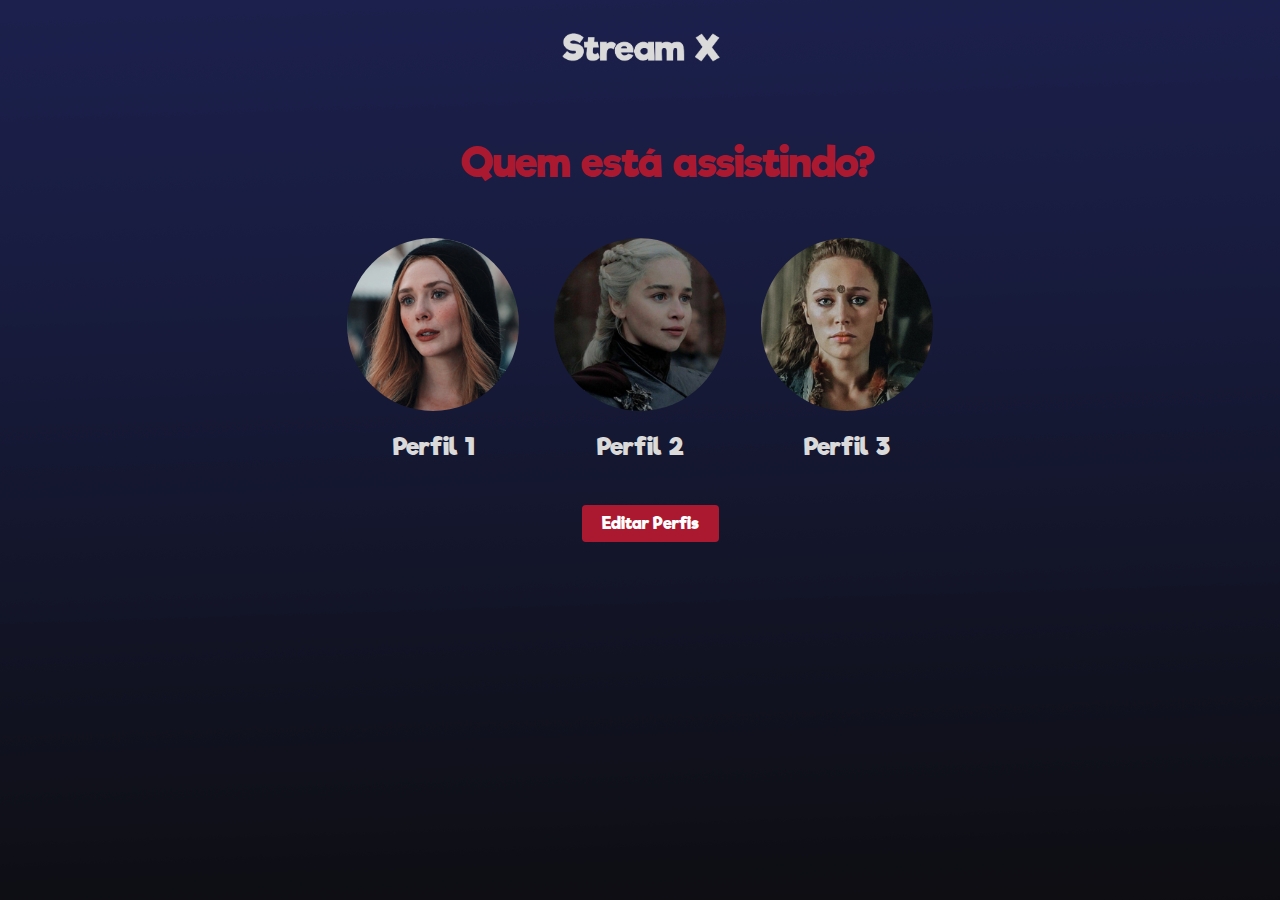
<file: index.html>
<!DOCTYPE html>
<html>
<head>
    <title>Quem está assistindo?</title>
    <meta charset="utf-8">
    <link rel="stylesheet" href="css/style.css" type="text/css">
	<link rel="stylesheet" href="css/style3.css" type="text/css"> <!-- editar perfis -->
    <meta name="viewport" content="width=device-width, initial-scale=1.0">
    <link rel="icon" href="img/favicon.png">
    
</head>
<body class="body">
    <div class="logo">
        <img src="img/logo.png" alt="Logo Netflix">
    </div>
    <div class="titulo">
        <p>Quem está assistindo?</p>
    </div>

    <div class="perfil">
        <div class="perfil-item">
           <a href="profile1.html"> <img src="img/perfil1.png" alt="Perfil 1">
            <p id="nome-perfil-1">Perfil 1</p></a>
        </div>
        <div class="perfil-item">
          <a href="profile2.html">  <img src="img/perfil2.png" alt="Perfil 2">
            <p id="nome-perfil-2">Perfil 2</p></a>
        </div>
        <div class="perfil-item">
           <a href="profile3.html"> <img src="img/perfil3.png" alt="Perfil 3">
            <p id="nome-perfil-3">Perfil 3</p></a>
        </div>
    </div>

     
    <button onclick="abrirPopup()">Editar Perfis</button>

     
    <div class="popup" id="popup-editar">
	 <button class="fechar-popup" onclick="fecharPopup()">X</button>
        <div class="popup-content">
		 
            <h2>Editar Perfis</h2>
            <form id="formEditarPerfis">
                <label for="novo-nome-perfil-1">Nome:</label>
                <input type="text" id="novo-nome-perfil-1" required>
                <label for="novo-nome-perfil-2">Nome:</label>
                <input type="text" id="novo-nome-perfil-2" required>
                <label for="novo-nome-perfil-3">Nome:</label>
                <input type="text" id="novo-nome-perfil-3" required>
            </form>
			 <button onclick="fecharPopup()">Cancelar</button>
            <button onclick="salvarPerfis()">Salvar</button>
            
        </div>
    </div>

       <script>
         
        function abrirPopup() {
            const nomePerfil1 = document.getElementById("nome-perfil-1").innerText;
            const nomePerfil2 = document.getElementById("nome-perfil-2").innerText;
            const nomePerfil3 = document.getElementById("nome-perfil-3").innerText;

            document.getElementById("novo-nome-perfil-1").value = nomePerfil1;
            document.getElementById("novo-nome-perfil-2").value = nomePerfil2;
            document.getElementById("novo-nome-perfil-3").value = nomePerfil3;

            document.getElementById("popup-editar").style.display = "block";
        }

        
        function fecharPopup() {
            document.getElementById("popup-editar").style.display = "none";
        }

        function editarPerfis() {
            const popupEditarPerfis = document.getElementById("popupEditarPerfis");
            popupEditarPerfis.style.display = "block";
        }

        function fecharPopupEditarPerfis() {
            const popupEditarPerfis = document.getElementById("popupEditarPerfis");
            popupEditarPerfis.style.display = "none";
        }

        function salvarPerfis() {
            const formEditarPerfis = document.getElementById("formEditarPerfis");
            const perfil1Value = formEditarPerfis["novo-nome-perfil-1"].value;
            const perfil2Value = formEditarPerfis["novo-nome-perfil-2"].value;
            const perfil3Value = formEditarPerfis["novo-nome-perfil-3"].value;

             
            localStorage.setItem('perfil1', perfil1Value);
            localStorage.setItem('perfil2', perfil2Value);
            localStorage.setItem('perfil3', perfil3Value);

            
			
            document.getElementById('nome-perfil-1').innerText = perfil1Value;
            document.getElementById('nome-perfil-2').innerText = perfil2Value;
            document.getElementById('nome-perfil-3').innerText = perfil3Value;

            fecharPopup();  
        }

         
        //  atualizar os nomes dos perfis nos links do menu na outra pag 
    window.onload = function () {
        const perfil1Value = localStorage.getItem('perfil1');
        const perfil2Value = localStorage.getItem('perfil2');
        const perfil3Value = localStorage.getItem('perfil3');

        document.getElementById('nome-perfil-1').innerText = perfil1Value || 'Perfil 1';
        document.getElementById('nome-perfil-2').innerText = perfil2Value || 'Perfil 2';
        document.getElementById('nome-perfil-3').innerText = perfil3Value || 'Perfil 3';

        // Atualizar os nomes dos perfis no profile1.html 
        const nomePerfil1Perfil1 = document.getElementById("nome-perfil-1");
        if (nomePerfil1Perfil1) {
            nomePerfil1Perfil1.innerText = perfil1Value || 'Perfil 1';
        }

        const nomePerfil2Perfil1 = document.getElementById("nome-perfil-2");
        if (nomePerfil2Perfil1) {
            nomePerfil2Perfil1.innerText = perfil2Value || 'Perfil 2';
        }

        const nomePerfil3Perfil1 = document.getElementById("nome-perfil-3");
        if (nomePerfil3Perfil1) {
            nomePerfil3Perfil1.innerText = perfil3Value || 'Perfil 3';
        }
    };
 
    </script>
	
	<script>
    // Atualizar os nomes dos perfis no profile2.html 
    const nomePerfil1Perfil2 = document.getElementById("nome-perfil-1");
    if (nomePerfil1Perfil2) {
        nomePerfil1Perfil2.innerText = perfil1Value || 'Perfil 1';
    }

    const nomePerfil2Perfil2 = document.getElementById("nome-perfil-2");
    if (nomePerfil2Perfil2) {
        nomePerfil2Perfil2.innerText = perfil2Value || 'Perfil 2';
    }

    const nomePerfil3Perfil2 = document.getElementById("nome-perfil-3");
    if (nomePerfil3Perfil2) {
        nomePerfil3Perfil2.innerText = perfil3Value || 'Perfil 3';
    }
</script>

<script>
    // Atualizar os nomes dos perfis no profile3.html
    const nomePerfil1Perfil3 = document.getElementById("nome-perfil-1");
    if (nomePerfil1Perfil3) {
        nomePerfil1Perfil3.innerText = perfil1Value || 'Perfil 1';
    }

    const nomePerfil2Perfil3 = document.getElementById("nome-perfil-2");
    if (nomePerfil2Perfil3) {
        nomePerfil2Perfil3.innerText = perfil2Value || 'Perfil 2';
    }

    const nomePerfil3Perfil3 = document.getElementById("nome-perfil-3");
    if (nomePerfil3Perfil3) {
        nomePerfil3Perfil3.innerText = perfil3Value || 'Perfil 3';
    }
</script>
	
 
	
	
	</body>
<footer>
</footer>
</html>
</file>
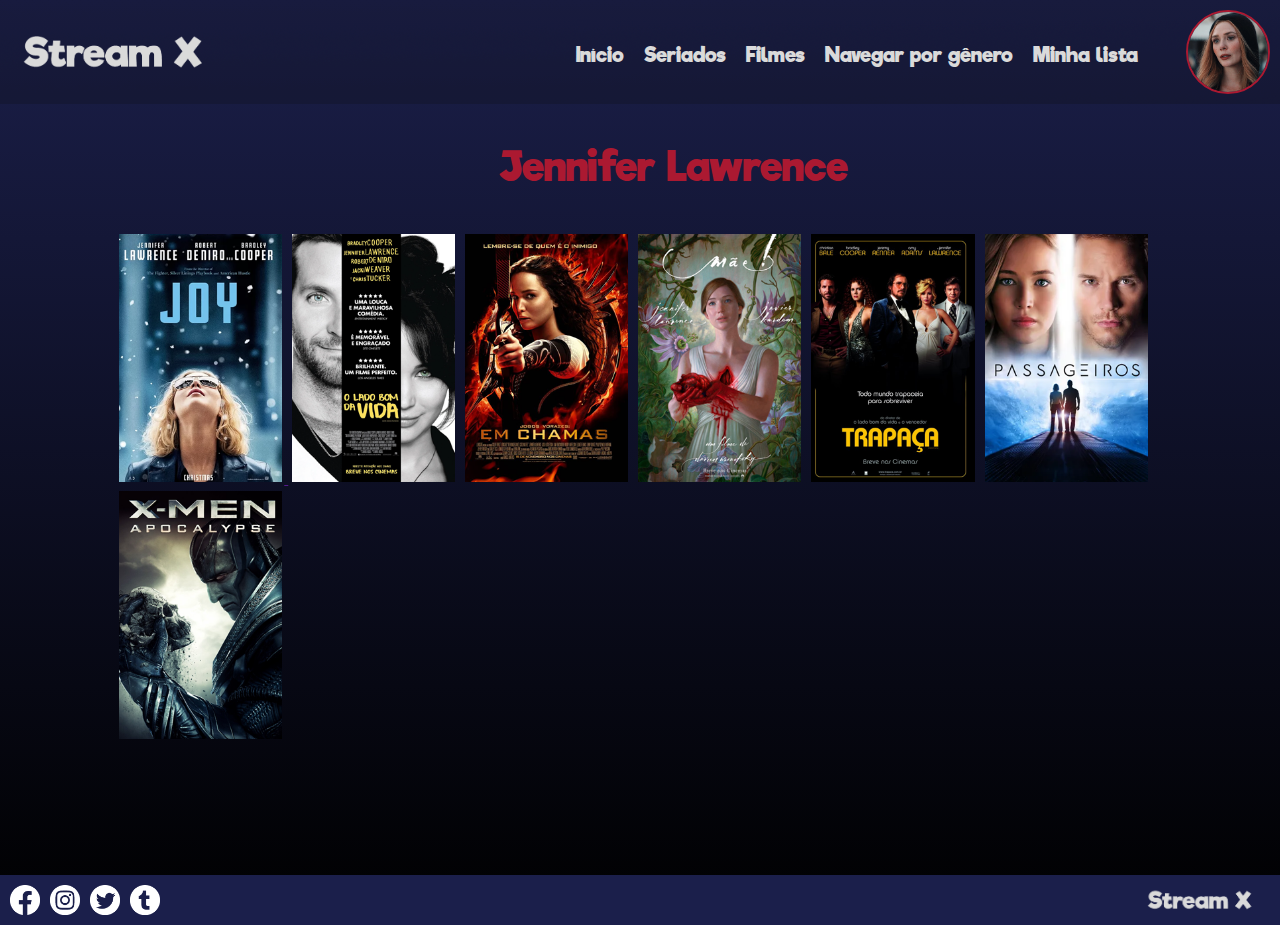
<file: collection.html>
<html>

		<head>
			<title> Stream X </title>
			<meta charset="utf-8" />
			<link rel="stylesheet" href="css/style.css" type="text/css" />
			 
			<link rel="stylesheet" href="css/style4.css" type="text/css" /> <!-- pag dos artistas -->
			<meta name="viewport" content="width=device-width, initial-scale=1.0">
				 
			 
			<link rel="icon" href="img/favicon.png">
			<script src="js/script.js"></script>
			<script src="js/js.js"></script>
			<!--<script src="js/scripts.js"></script> -->
			
		</head>
 
		
		<body class="body1">
		 <header class="header">
				<div class="logo1">
			 <a href="index.html"><img src="img/logologo.png" /> </a>
	
				</div>
		 <div class="hamburguer-menu">
  <div class="hamburguer-icon">&#9776;</div>

				
				<nav>
			  <ul class="menu">
				<li><a href="index.html">Início</a></li>
				<li><a href="seriados.html">Seriados</a></li>
				<li><a href="filmes.html">Filmes</a></li>
				<li><a href="genero.html">Navegar por gênero</a></li>
				<li><a href="minhalista.html">Minha lista</a></li>
			  </ul>
			</nav>	</div>
			
			
			<script>
  const hamburguerMenu = document.querySelector('.hamburguer-menu');
  const hamburguerIcon = document.querySelector('.hamburguer-icon');

  hamburguerIcon.addEventListener('click', function () {
    hamburguerMenu.classList.toggle('active');
  });
</script>
			
			<div class="perfil1-wrapper">
      <div class="perfil1">
        <a href="#"> <img src="img/perfil1.png" alt="Perfil" onclick="toggleMenu()"> </a>
      </div>

     <div class="menu-perfil" id="menuPerfil">
    <ul>
        <li><a href="profile2.html"> <img src="img/perfil2.png" /> <div id="perfil2-link" class="perfil-1"></div></a></li>
        <li><a href="profile3.html"> <img src="img/perfil3.png" /> <div id="perfil3-link" class="perfil-1 "> <!--class="perfil-1-1" --></div></a></li>
      
    </ul>
</div>
    </div>
	 </header>
	 
 	<div class="titulocolletion"> Jennifer Lawrence </div>
	<div class="filmescolletion1">
	<div class="filmescolletion">
	
	<a href=""><img src="img/joy.png" alt="" /> </a>
	<a href=""><img src="img/oladobomdavida.png" alt="" /></a>
	<a href=""><img src="img/jogosvorazes.png" alt="" /></a>
	<a href=""><img src="img/mae.png" alt="" /></a>
	<a href=""><img src="img/trapaca.png" alt="" /></a>
	<a href=""><img src="img/passageiros.png" alt="" /></a>
	<a href=""><img src="img/xmenapocalypse.png" alt="" /></a>
	
	
	</div></div>
	
	
	
	</body>
	
	
	
		<footer class="footercollection">
		
		
		<a href=""><img src="img/redessociais/facebook.png" /> </a>
		<a href=""><img src="img/redessociais/instagram.png" /></a>
		<a href=""><img src="img/redessociais/twitter.png" /></a>
		<a href=""><img src="img/redessociais/tumblr.png" /></a>
		
		
		<div class="footerlogo">
		
		<a href="index.html"><img src="img/logo.png" /></a>
		</div>
		
		</footer>
	
	 <script>
        //  carregar os perfis do localStorage quando a página é carregada
        window.onload = function () {
            const perfil2Value = localStorage.getItem('perfil2');
            const perfil3Value = localStorage.getItem('perfil3');

            document.getElementById('perfil2-link').innerText = perfil2Value || 'Perfil 2';
            document.getElementById('perfil3-link').innerText = perfil3Value || 'Perfil 3';
        };
    </script>
	
	</html>
</file>
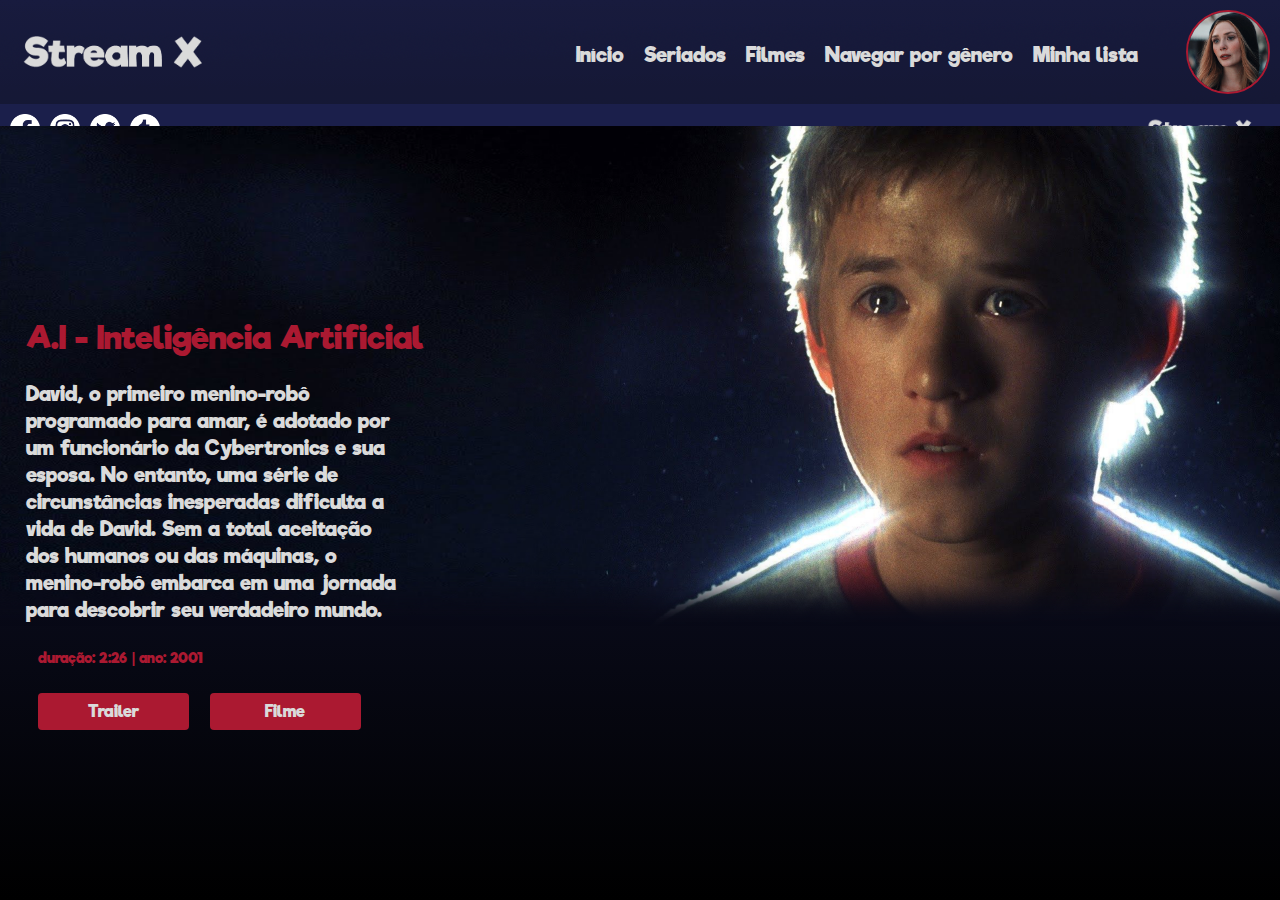
<file: inteligenciaartificial.html>
<html>

		<head>
			<title> Stream X </title>
			<meta charset="utf-8" />
			<link rel="stylesheet" href="css/style.css" type="text/css" />
			 
			<link rel="stylesheet" href="css/style5.css" type="text/css" /> <!-- pag filmes qnd clica em um filme-->
			<meta name="viewport" content="width=device-width, initial-scale=1.0">
				 
			 
			<link rel="icon" href="img/favicon.png">
			<script src="js/script.js"></script>
			<script src="js/js.js"></script>
			<!--<script src="js/scripts.js"></script> -->
			
		</head>
 
		
		<body class="body1">
		 <header class="header">
				<div class="logo1">
			 <a href="index.html"><img src="img/logologo.png" /> </a>
	
				</div>
		 <div class="hamburguer-menu">
  <div class="hamburguer-icon">&#9776;</div>

				
				<nav>
			  <ul class="menu">
				<li><a href="index.html">Início</a></li>
				<li><a href="seriados.html">Seriados</a></li>
				<li><a href="filmes.html">Filmes</a></li>
				<li><a href="genero.html">Navegar por gênero</a></li>
				<li><a href="minhalista.html">Minha lista</a></li>
			  </ul>
			</nav>	</div>
			
			
			<script>
  const hamburguerMenu = document.querySelector('.hamburguer-menu');
  const hamburguerIcon = document.querySelector('.hamburguer-icon');

  hamburguerIcon.addEventListener('click', function () {
    hamburguerMenu.classList.toggle('active');
  });
</script>
			
			<div class="perfil1-wrapper">
      <div class="perfil1">
        <a href="#"> <img src="img/perfil1.png" alt="Perfil" onclick="toggleMenu()"> </a>
      </div>

     <div class="menu-perfil" id="menuPerfil">
    <ul>
        <li><a href="profile2.html"> <img src="img/perfil2.png" /> <div id="perfil2-link" class="perfil-1"></div></a></li>
        <li><a href="profile3.html"> <img src="img/perfil3.png" /> <div id="perfil3-link" class="perfil-1 "> <!--class="perfil-1-1" --></div></a></li>
      
    </ul>
</div>
    </div>
	 </header>
	 
	 
	 
	 <div class="background-filme"> <div id="banner" class="dispositivo-grande">
	 <img src="img/inteligenciaartificialbackground.png" />
	 
	 </div></div>
	 
	 <div class="background-filme"> <div id="banner" class="dispositivo-pequeno">
	 <img src="img/inteligenciaartificialbackgroundmobile.png" />
	 
	 </div> </div>
	 
	 <div class="filme-info">
			<h1><span class="titulo-filme" style="color: #ab1931">A.I - Inteligência Artificial</span><h1>


				<p>David, o primeiro menino-robô programado para amar, 
				é adotado por um funcionário da Cybertronics e sua esposa. 
				No entanto, uma série de circunstâncias inesperadas dificulta a vida de David.
				Sem a total aceitação dos humanos ou das máquinas,
				o menino-robô embarca em uma jornada para descobrir seu verdadeiro mundo.</p>

				<span class="duracao" style="color: #ab1931">duração: 2:26  | ano: 2001 </span>
					<div class="botoes-container">
					    <button><a href="https://www.youtube.com/watch?v=_Q-LwQNqjDc&ab_">Trailer</a></button>

					<button> <a href="#">Filme</a></button>

					</div>
	 
	 
	 </div>
	 
	 
	 <style>
  /* Estilos para dispositivos grandes */
  @media (max-width: 600px) {
    .dispositivo-grande {
      display: none; /* Oculta o elemento com o ID "banner" em dispositivos menores */
    }
	 
  }

  /* Estilos para dispositivos pequenos */
  @media (min-width: 601px) {
    .dispositivo-pequeno {
      display: none; /* Oculta o elemento com o ID "1banner" em dispositivos maiores */
    }
  }
</style> 
	 
	 </body>
	<footer class="footer">
		
		
		<a href=""><img src="img/redessociais/facebook.png" /> </a>
		<a href=""><img src="img/redessociais/instagram.png" /></a>
		<a href=""><img src="img/redessociais/twitter.png" /></a>
		<a href=""><img src="img/redessociais/tumblr.png" /></a>
		
		
		<div class="footerlogo">
		
		<a href="index.html"><img src="img/logo.png" /></a>
		</div>
		
		</footer>
	 
</html>
</file>
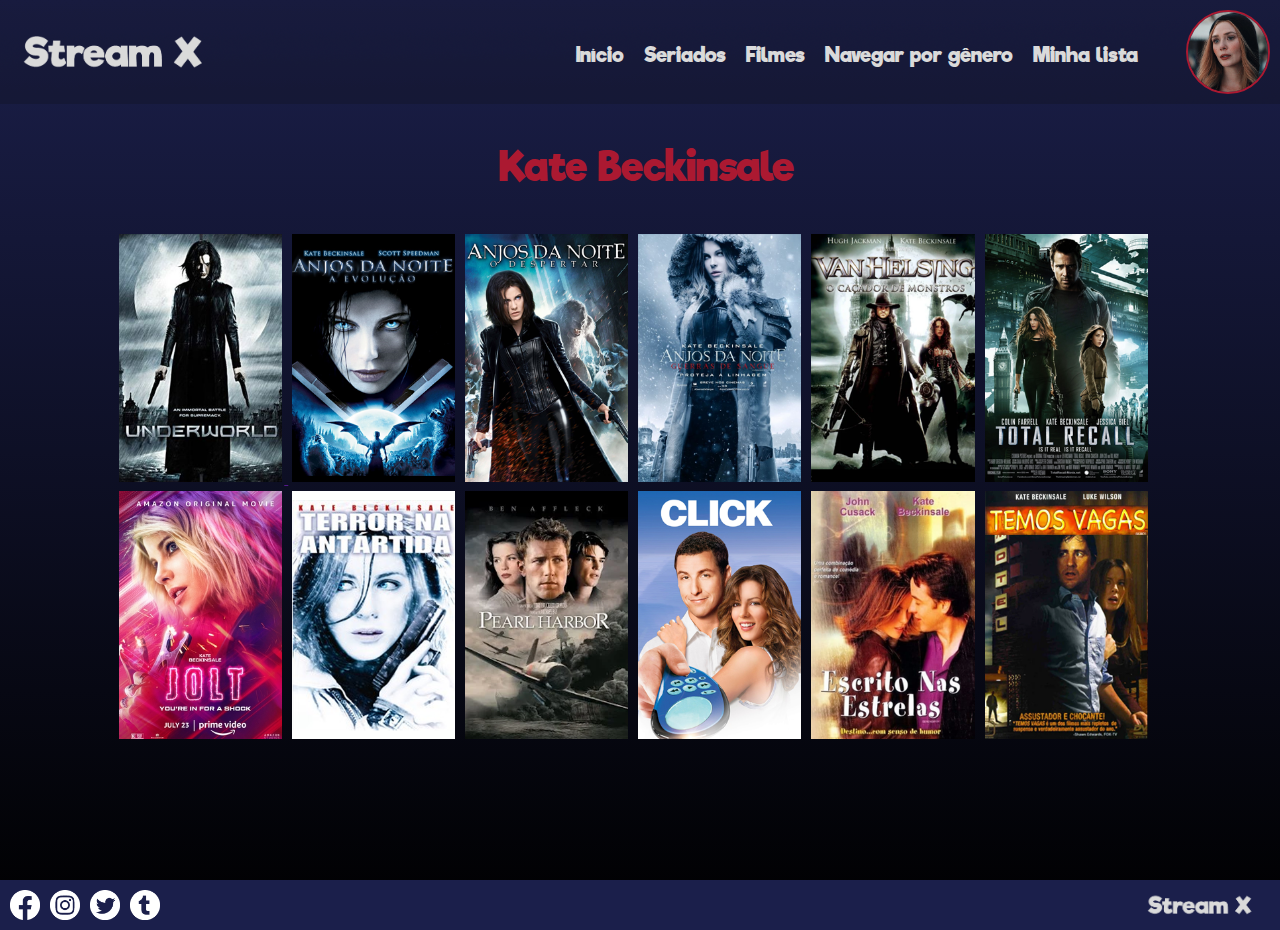
<file: katebeckinsale.html>
<html>

		<head>
			<title> Stream X </title>
			<meta charset="utf-8" />
			<link rel="stylesheet" href="css/style.css" type="text/css" />
			 
			<link rel="stylesheet" href="css/style4.css" type="text/css" /> <!-- pag dos artistas -->
			<meta name="viewport" content="width=device-width, initial-scale=1.0">
				 
			 
			<link rel="icon" href="img/favicon.png">
			<script src="js/script.js"></script>
			<script src="js/js.js"></script>
			<!--<script src="js/scripts.js"></script> -->
			
		</head>
 
		
		<body class="body1">
		 <header class="header">
				<div class="logo1">
			 <a href="index.html"><img src="img/logologo.png" /> </a>
	
				</div>
		 <div class="hamburguer-menu">
  <div class="hamburguer-icon">&#9776;</div>

				
				<nav>
			  <ul class="menu">
				<li><a href="index.html">Início</a></li>
				<li><a href="seriados.html">Seriados</a></li>
				<li><a href="filmes.html">Filmes</a></li>
				<li><a href="genero.html">Navegar por gênero</a></li>
				<li><a href="minhalista.html">Minha lista</a></li>
			  </ul>
			</nav>	</div>
			
			
			<script>
  const hamburguerMenu = document.querySelector('.hamburguer-menu');
  const hamburguerIcon = document.querySelector('.hamburguer-icon');

  hamburguerIcon.addEventListener('click', function () {
    hamburguerMenu.classList.toggle('active');
  });
</script>
			
			<div class="perfil1-wrapper">
      <div class="perfil1">
        <a href="#"> <img src="img/perfil1.png" alt="Perfil" onclick="toggleMenu()"> </a>
      </div>

     <div class="menu-perfil" id="menuPerfil">
    <ul>
        <li><a href="profile2.html"> <img src="img/perfil2.png" /> <div id="perfil2-link" class="perfil-1"></div></a></li>
        <li><a href="profile3.html"> <img src="img/perfil3.png" /> <div id="perfil3-link" class="perfil-1 "> <!--class="perfil-1-1" --></div></a></li>
      
    </ul>
</div>
    </div>
	 </header>
	 
 	<div class="titulocolletion"> Kate Beckinsale </div>
	<div class="filmescolletion1">
	<div class="filmescolletion">
	
	<a href=""><img src="img/anjosdanoite.png" alt="" /> </a>
	<a href=""><img src="img/anjosdanoiteevolucao.png" alt="" /></a>
	<a href=""><img src="img/anjosdanoiteodespertar.png" alt="" /></a>
	<a href=""><img src="img/anjosdanoiteguerrasdesangue.png" alt="" /></a>
	<a href=""><img src="img/vanhelsing.png" alt="" /></a>
	<a href=""><img src="img/totalrecall.png" alt="" /></a>
	<a href=""><img src="img/jolt.png" alt="" /></a>
	<a href=""><img src="img/terrornaantartida.png" alt="" /></a>
	<a href=""><img src="img/pearlharbor.png" alt="" /></a>
	<a href=""><img src="img/click.png" alt="" /></a>
	<a href=""><img src="img/escritonasestrelas.png" alt="" /></a>
	<a href=""><img src="img/temosvagas.png" alt="" /></a>
	
	
	</div></div>
	
	
	
	</body>
	
	
	
		<footer class="footercollection">
		
		
		<a href=""><img src="img/redessociais/facebook.png" /> </a>
		<a href=""><img src="img/redessociais/instagram.png" /></a>
		<a href=""><img src="img/redessociais/twitter.png" /></a>
		<a href=""><img src="img/redessociais/tumblr.png" /></a>
		
		
		<div class="footerlogo">
		
		<a href="index.html"><img src="img/logo.png" /></a>
		</div>
		
		</footer>
	
	 <script>
        //  carregar os perfis do localStorage quando a página é carregada
        window.onload = function () {
            const perfil2Value = localStorage.getItem('perfil2');
            const perfil3Value = localStorage.getItem('perfil3');

            document.getElementById('perfil2-link').innerText = perfil2Value || 'Perfil 2';
            document.getElementById('perfil3-link').innerText = perfil3Value || 'Perfil 3';
        };
    </script>
	
	</html>
</file>
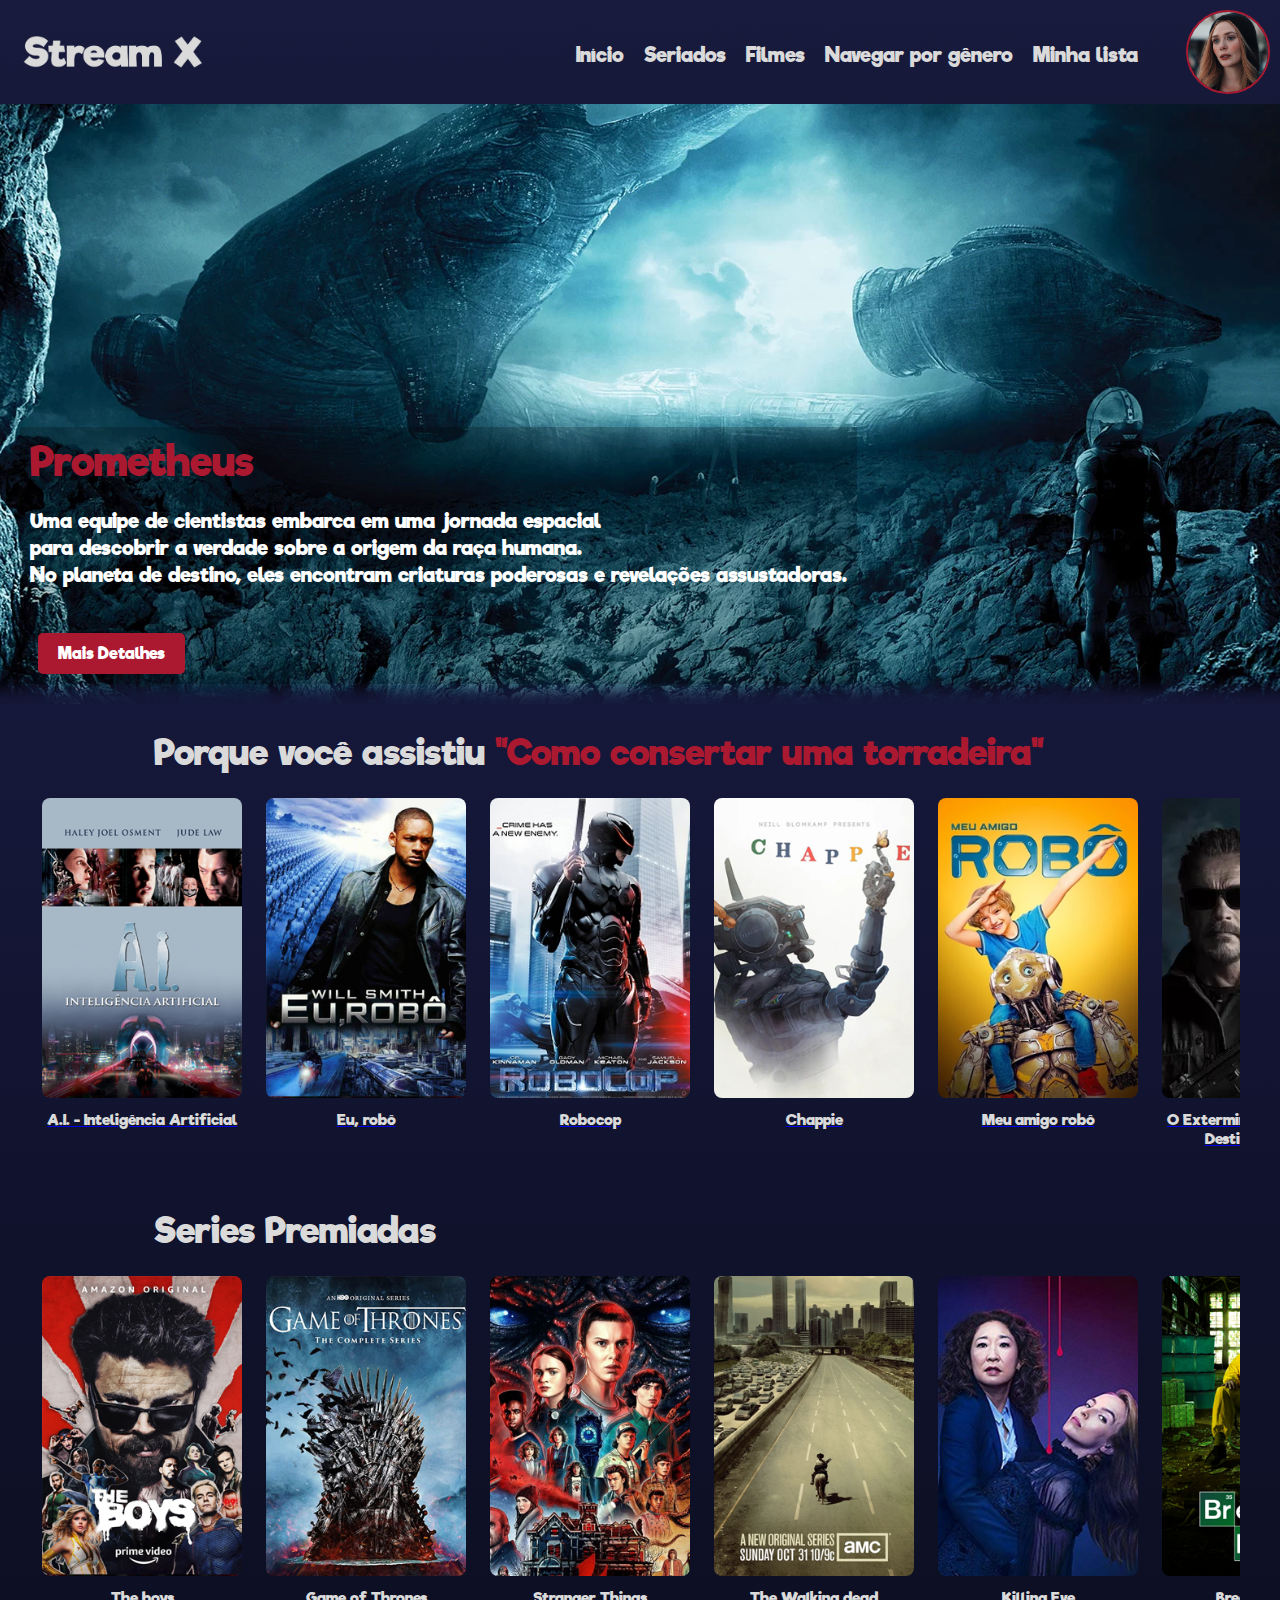
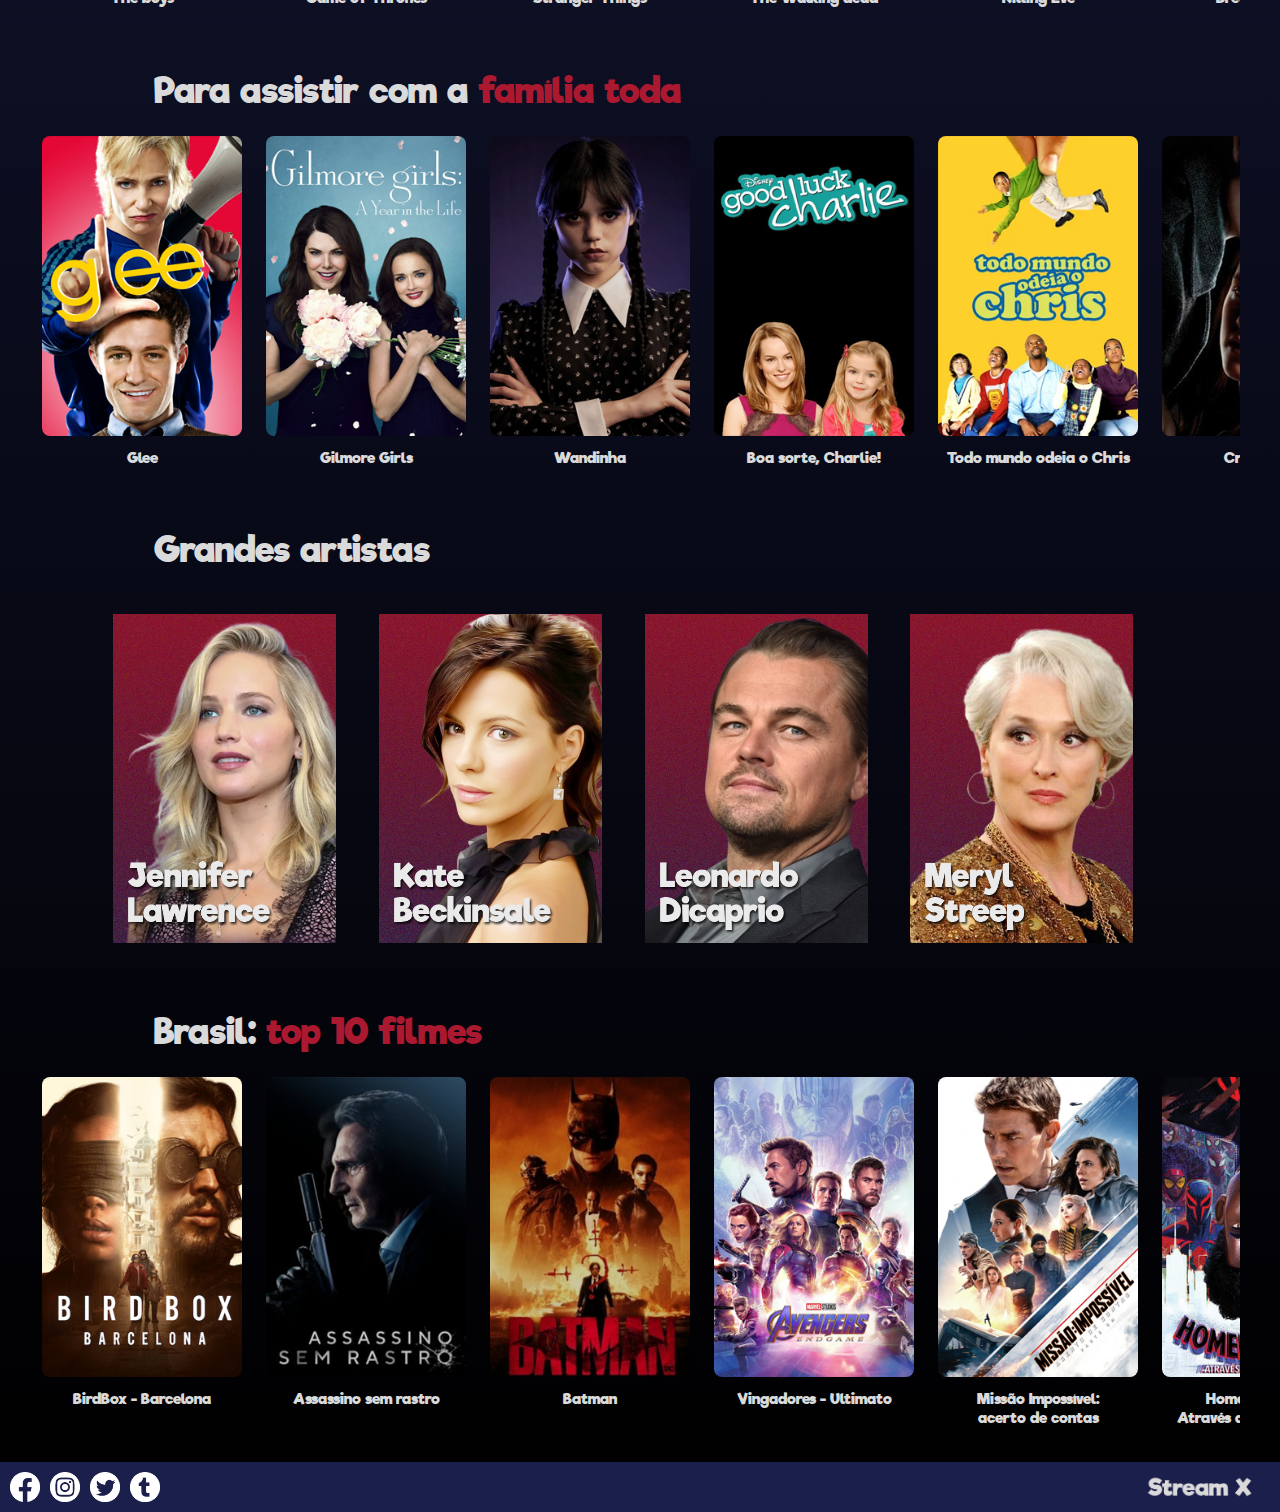
<file: profile1.html>
<html>

		<head>
			<title> Stream X </title>
			<meta charset="utf-8" />
			<link rel="stylesheet" href="css/style.css" type="text/css" />
			<meta name="viewport" content="width=device-width, initial-scale=1.0">
				 
			 
			<link rel="icon" href="img/favicon.png">
			<script src="js/script.js"></script>
			<script src="js/js.js"></script>
			<!--<script src="js/scripts.js"></script> -->
			
		</head>
 
		
		<body class="body1">
		 <header class="header">
				<div class="logo1">
			 <a href="index.html"><img src="img/logologo.png" /> </a>
	
				</div>
		 <div class="hamburguer-menu">
  <div class="hamburguer-icon">&#9776;</div>

				
				<nav>
			  <ul class="menu">
				<li><a href="index.html">Início</a></li>
				<li><a href="seriados.html">Seriados</a></li>
				<li><a href="filmes.html">Filmes</a></li>
				<li><a href="genero.html">Navegar por gênero</a></li>
				<li><a href="minhalista.html">Minha lista</a></li>
			  </ul>
			</nav>	</div>
			
			
			<script>
  const hamburguerMenu = document.querySelector('.hamburguer-menu');
  const hamburguerIcon = document.querySelector('.hamburguer-icon');

  hamburguerIcon.addEventListener('click', function () {
    hamburguerMenu.classList.toggle('active');
  });
</script>
			
			<div class="perfil1-wrapper">
      <div class="perfil1">
        <a href="#"> <img src="img/perfil1.png" alt="Perfil" onclick="toggleMenu()"> </a>
      </div>

     <div class="menu-perfil" id="menuPerfil">
    <ul>
        <li><a href="profile2.html"> <img src="img/perfil2.png" /> <div id="perfil2-link" class="perfil-1"></div></a></li>
        <li><a href="profile3.html"> <img src="img/perfil3.png" /> <div id="perfil3-link" class="perfil-1 "> <!--class="perfil-1-1" --></div></a></li>
      
    </ul>
</div>
    </div>
			
			</header>
			<div id="banner" class="dispositivo-grande">
			 <div class="carousel-container">
    <div class="carousel">
      <div class="v-item">
        <img src="img/prometheus.png" />
        <div class="v-info">Prometheus
          <p> Uma equipe de cientistas embarca em uma jornada espacial <br>
            para descobrir a verdade sobre a origem da raça humana. <br>
            No planeta de destino, eles encontram criaturas poderosas e revelações assustadoras. </p>
          <button class="botao-detalhes" onclick="abrirPopUp('Prometheus', 'Uma equipe de cientistas embarca em uma jornada espacial para descobrir a verdade sobre a origem da raça humana. No planeta de destino, eles encontram criaturas poderosas e revelações assustadoras.', 'Elizabeth Shaw (Noomi Rapace) / David - 8 - Walter (Michael Fassbender) /  Meredith Vickers (Charlize Theron) / Janek (Idris Elba) ', 'prometheus')">Mais Detalhes</button>
        </div>
      </div>
      <div class="v-item">
        <img src="img/blackwidow.png" />
        <div class="v-info">Viúva Negra
          <p> Ao nascer, a Viúva Negra, então conhecida como Natasha Romanova,<br>
            é entregue à KGB, que a prepara para se tornar sua agente suprema. <br>
            Porém, o seu próprio governo tenta matá-la quando a União Soviética se desfaz. </p>
          <button class="botao-detalhes" onclick="abrirPopUp('Viúva Negra', 'Em Viúva Negra, acompanhamos a vida de Natasha Romanoff  após os eventos de Guerra Civil. Se escondendo do governo norte-americano devido a sua aliança com o time do Capitão América. ', 'Natasha Romanoff - Black Widow (Scarlett Johansson) / Yelena Belova (Florence Pugh) / Melina (Rachel Weiz) / Alexei (David Harbour) ', 'viuvanegra')">Mais Detalhes</button>
        </div>
      </div>
      <div class="v-item">
        <img src="img/aorigem.png" />
        <div class="v-info">A Origem
          <p> Em um mundo onde é possível entrar na mente humana, <br>
            Cobb (Leonardo DiCaprio) está entre os melhores na arte de roubar segredos valiosos do inconsciente, <br>
            durante o estado de sono.</p>
          <button class="botao-detalhes" onclick="abrirPopUp('A Origem', 'Em um mundo onde é possível entrar na mente humana, Cobb (Leonardo DiCaprio) está entre os melhores na arte de roubar segredos valiosos do inconsciente, durante o estado de sono.', 'Dominick   Dom  Cobb (Leonardo DiCaprio) / Arthur (Joseph Gordon-Levitt) / Mal (Marion Cotillard) / Ariadne (Ellen Page)' ,   'aorigem')"> Mais Detalhes </button>
        </div>
      </div>
    </div>
  </div> </div>
  
  
  
  <div id="banner" class="dispositivo-pequeno">
			 <div class="carousel-container">
    <div class="carousel">
      <div class="v-item">
        <img src="img/prometheus7.png" />
        <div class="v-info">Prometheus
          <p> Uma equipe de cientistas embarca em uma jornada espacial <br>
            para descobrir a verdade sobre a origem da raça humana. <br>
            No planeta de destino, eles encontram criaturas poderosas e revelações assustadoras. </p>
          <button class="botao-detalhes" onclick="abrirPopUp('Prometheus', 'Uma equipe de cientistas embarca em uma jornada espacial para descobrir a verdade sobre a origem da raça humana. No planeta de destino, eles encontram criaturas poderosas e revelações assustadoras.', 'Elizabeth Shaw (Noomi Rapace) / David - 8 - Walter (Michael Fassbender) /  Meredith Vickers (Charlize Theron) / Janek (Idris Elba) ', 'prometheus')">Mais Detalhes</button>
        </div>
      </div>
      <div class="v-item">
        <img src="img/viuvanegra7.png" />
        <div class="v-info">Viúva Negra
          <p> Ao nascer, a Viúva Negra, então conhecida como Natasha Romanova,<br>
            é entregue à KGB, que a prepara para se tornar sua agente suprema. <br>
            Porém, o seu próprio governo tenta matá-la quando a União Soviética se desfaz. </p>
          <button class="botao-detalhes" onclick="abrirPopUp('Viúva Negra', 'Em Viúva Negra, acompanhamos a vida de Natasha Romanoff  após os eventos de Guerra Civil. Se escondendo do governo norte-americano devido a sua aliança com o time do Capitão América. ', 'Natasha Romanoff - Black Widow (Scarlett Johansson) / Yelena Belova (Florence Pugh) / Melina (Rachel Weiz) / Alexei (David Harbour) ', 'viuvanegra')">Mais Detalhes</button>
        </div>
      </div>
      <div class="v-item">
        <img src="img/aorigem7.png" />
        <div class="v-info">A Origem
          <p> Em um mundo onde é possível entrar na mente humana, <br>
            Cobb (Leonardo DiCaprio) está entre os melhores na arte de roubar segredos valiosos do inconsciente, <br>
            durante o estado de sono.</p>
          <button class="botao-detalhes" onclick="abrirPopUp('A Origem', 'Em um mundo onde é possível entrar na mente humana, Cobb (Leonardo DiCaprio) está entre os melhores na arte de roubar segredos valiosos do inconsciente, durante o estado de sono.', 'Dominick   Dom  Cobb (Leonardo DiCaprio) / Arthur (Joseph Gordon-Levitt) / Mal (Marion Cotillard) / Ariadne (Ellen Page)' ,   'aorigem')"> Mais Detalhes </button>
        </div>
      </div>
    </div>
  </div> </div>
  
  
   <style>
  /* Estilos para dispositivos grandes */
  @media (max-width: 600px) {
    .dispositivo-grande {
      display: none; /* Oculta o elemento com o ID "banner" em dispositivos menores */
    }
	 
  }

  /* Estilos para dispositivos pequenos */
  @media (min-width: 601px) {
    .dispositivo-pequeno {
      display: none; /* Oculta o elemento com o ID "1banner" em dispositivos maiores */
    }
  }
</style>

<script>
 
    function abrirPopUp(titulo, sinopse, elenco, filme) {
      const popup = document.getElementById("popUp");
      const tituloDiv = popup.querySelector("#tituloPopUp");
      const sinopseDiv = popup.querySelector("#sinopsePopUp");
      const elencoDiv = popup.querySelector("#elencoPopUp");

      tituloDiv.innerText = titulo;
      sinopseDiv.innerText = sinopse;
      elencoDiv.innerText = elenco;

       
      popup.classList.remove( "prometheus", "viuvanegra", "aorigem" , );
      popup.classList.add(filme);

      popup.style.display = "block";
    }
 
    function fecharPopUp() {
      const popup = document.getElementById("popUp");
      popup.style.display = "none";
    }
  </script>

 		
	 <div id="popUp">
    <div class="popUp-content">
      <span class="fechar-btn" onclick="fecharPopUp()">&times;</span>
      <div id="tituloPopUp"></div>
      <div id="sinopsePopUp"></div>
      <div id="elencoPopUp"></div>
      <button><a href="#">Trailer</a></button>
      <button><a href="#">Filme</a></button>
    </div>
  </div>


<div class="titulo-1">Porque você assistiu <span style="color: #ab1931">"Como consertar uma torradeira"</span></div>
   
 

 
 <div class="assistindo">
  
   
  <div class="film-container">
    <div class="film">
     <a href="inteligenciaartificial.html"><img src="img/inteligenciaartificial.png" alt="IA" />
      <p>A.I. - Inteligência Artificial</p> </a>
    </div>
    <div class="film">
     <a href="eurobo.html"> <img src="img/eurobo.png" alt=" " />
      <p>Eu, robô</p> </a>
    </div>
    <div class="film">
      <a href="robocop.html"><img src="img/robocop.png" alt=" " />
      <p>Robocop</p> </a>
    </div>
    <div class="film">
     <a href="chappie.html"> <img src="img/chappie.png" alt=" " />
      <p>Chappie</p></a>
    </div>
    <div class="film">
      <a href="meuamigorobo.html"><img src="img/meuamigorobo.png" alt="" />
      <p>Meu amigo robô</p> </a>
    </div>
    <div class="film">
     <a href="exterminadordofuturo.html"> <img src="img/exterminadordofuturo.png" alt="" />
      <p>O Exterminador do Futuro: <br> Destino Sombrio</p> </a>
    </div>
    <div class="film">
      <a href="walle.html"><img src="img/walle.png" alt=" " />
      <p>Wall-E</p> </a>
    </div>
	 
	
	 </div>
   
</div>


<div class="titulo-1">Series Premiadas</div>


<div class="assistindo">
  
   
  <div class="film-container">
    <div class="film">
      <a href=""><img src="img/theboys.png" alt="" /> </a>
      <p>The boys</p>
    </div>
     <div class="film">
      <a href=""><img src="img/gameofthrones.png" alt="" /> </a>
      <p>Game of Thrones</p>
    </div>
    <div class="film">
      <a href=""><img src="img/strangerthings.png" alt=" " /> </a>
      <p>Stranger Things</p>
    </div>
    <div class="film">
      <a href=""><img src="img/thewalkingdead.png" alt=" " /> </a>
      <p>The Walking dead</p>
    </div>
    <div class="film">
      <a href=""><img src="img/killingeve.png" alt=" " /> </a>
      <p>Killing Eve</p>
    </div>
    <div class="film">
        <a href=""><img src="img/breakingbad.png" alt=" " /> </a>
      <p>Breaking Bad</p>
    </div>
    <div class="film">
      <a href=""><img src="img/tbbt.png" alt=" " /> </a>
      <p>The big bang theory</p>
    </div>
	 
	
	 </div>
   
</div>



<div class="titulo-1">Para assistir com a <span style="color: #ab1931">família toda</span></div>
   
 

 
 <div class="assistindo">
  
   
  <div class="film-container">
    <div class="film">
     <a href=""> <img src="img/glee.png" alt="" /> </a>
      <p>Glee</p>
    </div>
    <div class="film">
      <a href=""><img src="img/gilmoregirls.png" alt=" " /> </a>
      <p>Gilmore Girls</p>
    </div>
    <div class="film">
     <a href=""> <img src="img/wandinha.png" alt=" " /> </a>
      <p>Wandinha</p>
    </div>
    <div class="film">
     <a href=""> <img src="img/boasortecharlie.png" alt=" " /> </a>
      <p>Boa sorte, Charlie!</p>
    </div>
    <div class="film">
     <a href=""> <img src="img/todomundoodeiaochris.png" alt="" /> </a>
      <p>Todo mundo odeia o Chris</p>
    </div>
    <div class="film">
     <a href=""> <img src="img/crepusculo.png" alt="" /> </a>
      <p>Crepúsculo</p>
    </div>
    <div class="film">
    <a href="">  <img src="img/velozesefuriosos.png" alt=" " /> </a>
      <p>velozes e furiosos</p>
    </div>
	 
	
	 </div>
   
</div>
 
 
 
<div class="titulo-1">Grandes artistas </div>


				<div class="artistas">
						<a href="collection.html"><img src="img/jenniferlawrence.png" />  </a>
						<a href="katebeckinsale.html"> <img href="" src="img/katebeckinsale.png" /> </a>
						<a href="leonardodicaprio.html"><img src="img/leonardodicaprio.png" /></a>
						<a href="merylstreep.html"><img src="img/merylstreep.png" /> </a>

		</div>
		
		
		
		
		
	<div class="titulo-1">Brasil: <span style="color: #ab1931">top 10 filmes</span></div>
	
	
	
	<div class="assistindo">
  
   
  <div class="film-container">
    <div class="film">
      <a href="" ><img src="img/birdboxbarcelona.png" alt="" /> </a>
	   
      <p>BirdBox - Barcelona</p>
    </div>
    <div class="film">
      <a href=""> <img src="img/assassinatosemrastro.png" alt=" " /> </a>
      <p>Assassino sem rastro</p>
    </div>
    <div class="film">
      <a href=""><img src="img/batman.png" alt=" " /> </a>
      <p>Batman</p>
    </div>
    <div class="film">
      <a href=""> <img src="img/vingadoresultimato.png" alt=" " /> </a>
      <p>Vingadores - Ultimato </p>
    </div>
    <div class="film">
      <a href=""> <img src="img/missaoimpossivelac.png" alt="" /> </a>
      <p>Missão Impossível:<br> acerto de contas</p>
    </div>
    <div class="film">
       <a href=""> <img src="img/homemaranhaada.png" alt="" /> </a>
      <p>Homem Aranha: <br> Através do Aranhaverso</p>
    </div>
    <div class="film">
       <a href=""> <img src="img/shazamfd.png" alt=" " /> </a>
      <p>Shazam! <br>Fúria dos Deuses</p>
    </div>
	 
	
	 </div>
   
</div>
 
   



</body>

  

		<footer class="footer">
		
		
		<a href=""><img src="img/redessociais/facebook.png" /> </a>
		<a href=""><img src="img/redessociais/instagram.png" /></a>
		<a href=""><img src="img/redessociais/twitter.png" /></a>
		<a href=""><img src="img/redessociais/tumblr.png" /></a>
		
		
		<div class="footerlogo">
		
		<a href="index.html"><img src="img/logo.png" /></a>
		</div>
		
		</footer>
		
		<script>
    function editarPerfis() {
        const popupEditarPerfis = document.getElementById("popupEditarPerfis");
        popupEditarPerfis.style.display = "block";
    }

    function fecharPopupEditarPerfis() {
        const popupEditarPerfis = document.getElementById("popupEditarPerfis");
        popupEditarPerfis.style.display = "none";
    }

    function salvarPerfis() {
        const formEditarPerfis = document.getElementById("formEditarPerfis");
        const perfil1Value = formEditarPerfis.perfil1.value;
        const perfil2Value = formEditarPerfis.perfil2.value;

         
        localStorage.setItem('perfil1', perfil1Value);
        localStorage.setItem('perfil2', perfil2Value);

        
        document.getElementById('perfil1-link').innerText = perfil1Value;
        document.getElementById('perfil2-link').innerText = perfil2Value;

        fecharPopupEditarPerfis();  
    }

     ;
</script>

		
		 <script>
         
        window.onload = function () {
            const perfil1Value = localStorage.getItem('perfil1');
            const perfil2Value = localStorage.getItem('perfil2');
            const perfil3Value = localStorage.getItem('perfil3');

            document.getElementById('perfil1-link').innerText = perfil1Value || 'Perfil 1';
            document.getElementById('perfil2-link').innerText = perfil2Value || 'Perfil 2';
            document.getElementById('perfil3-link').innerText = perfil3Value || 'Perfil 3';
        };
    </script>
 	
	<script>
         
        window.onload = function () {
            const perfil2Value = localStorage.getItem('perfil2');
            const perfil3Value = localStorage.getItem('perfil3');

            document.getElementById('perfil2-link').innerText = perfil2Value || 'Perfil 2';
            document.getElementById('perfil3-link').innerText = perfil3Value || 'Perfil 3';
        };
    </script>
		
		</html>
</file>
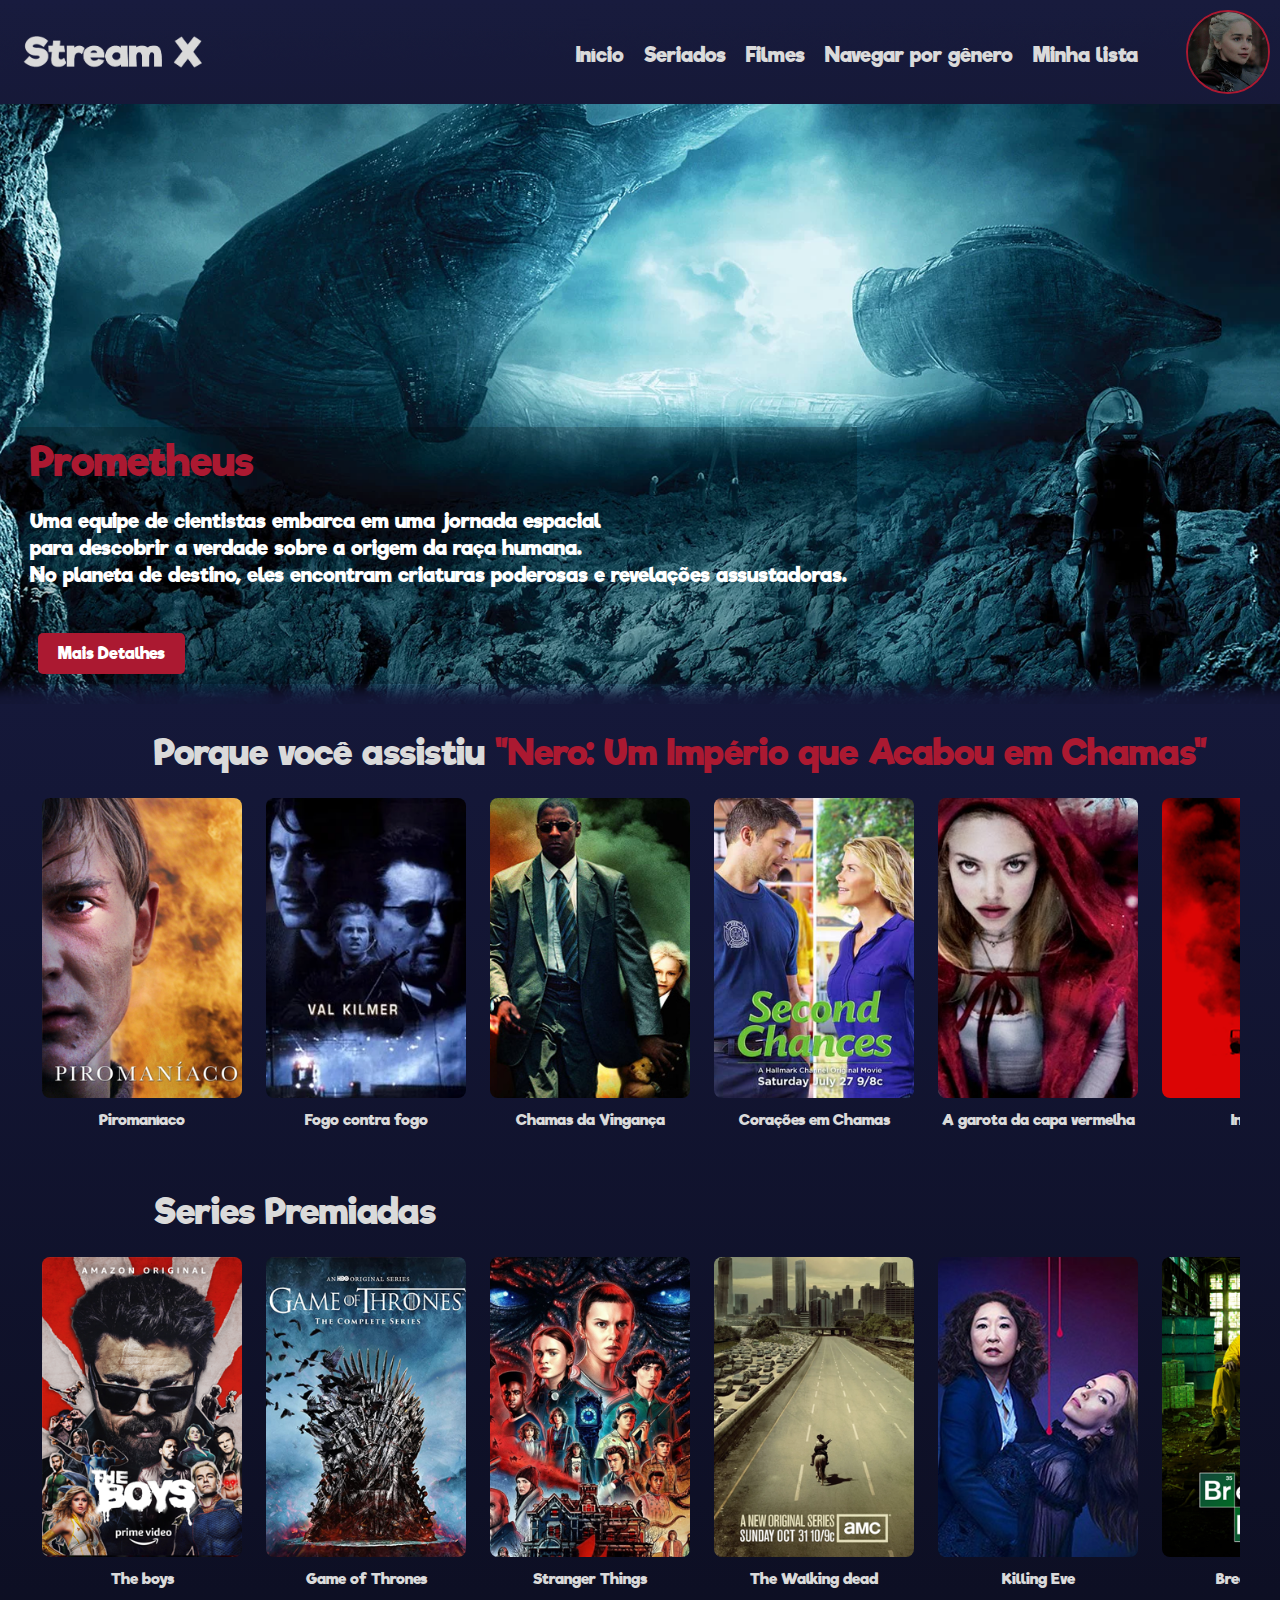
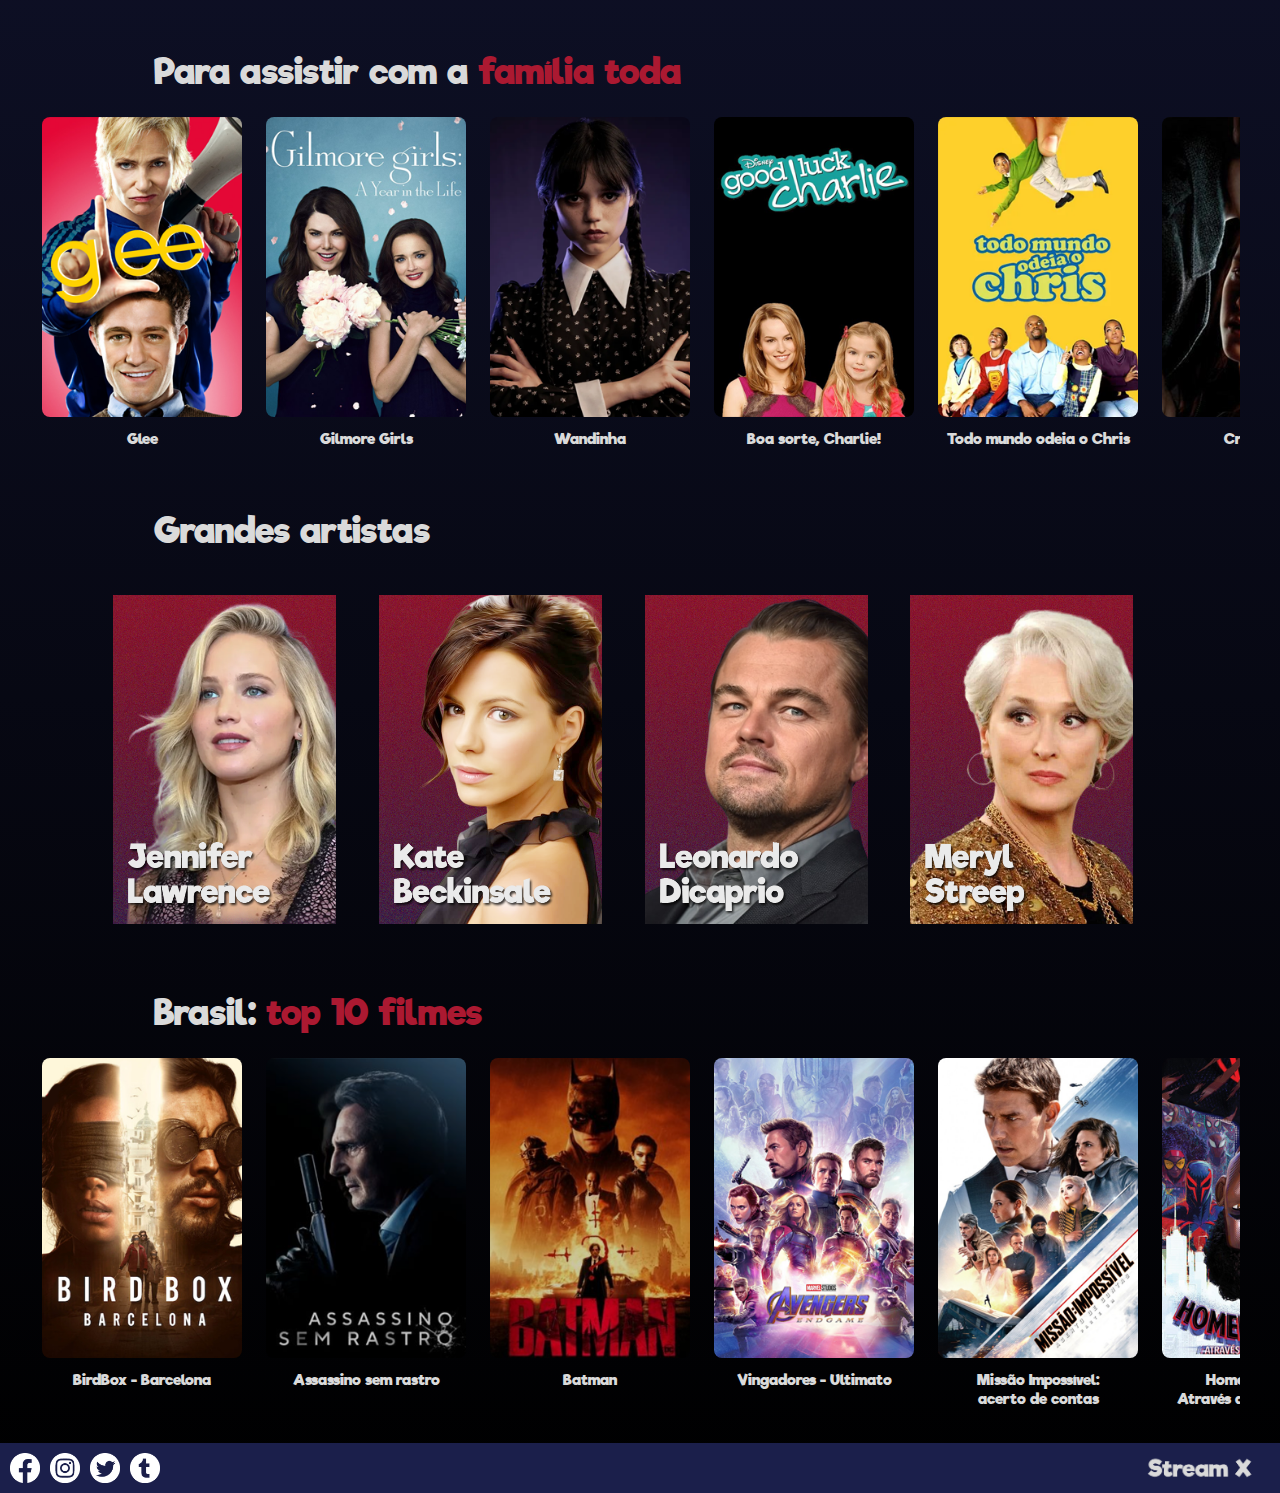
<file: profile2.html>
<html>

		<head>
			<title> Stream X </title>
			<meta charset="utf-8" />
			<link rel="stylesheet" href="css/style.css" type="text/css" />
			<meta name="viewport" content="width=device-width, initial-scale=1.0">
				 
			 
			<link rel="icon" href="img/favicon.png">
			<script src="js/script.js"></script>
			<script src="js/js.js"></script>
			<!--<script src="js/scripts.js"></script> -->
			
		</head>
 
		
		<body class="body1">
		 <header class="header">
				<div class="logo1">
			 <a href="index.html"><img src="img/logologo.png" /> </a>
	
				</div>
		 <div class="hamburguer-menu">
  <div class="hamburguer-icon">&#9776;</div>

				
				<nav>
			  <ul class="menu">
				<li><a href="index.html">Início</a></li>
				<li><a href="seriados.html">Seriados</a></li>
				<li><a href="filmes.html">Filmes</a></li>
				<li><a href="genero.html">Navegar por gênero</a></li>
				<li><a href="minhalista.html">Minha lista</a></li>
			  </ul>
			</nav>	</div>
			
			
			<script>
  const hamburguerMenu = document.querySelector('.hamburguer-menu');
  const hamburguerIcon = document.querySelector('.hamburguer-icon');

  hamburguerIcon.addEventListener('click', function () {
    hamburguerMenu.classList.toggle('active');
  });
</script>
			
			<div class="perfil1-wrapper">
      <div class="perfil1">
        <a href="#"> <img src="img/perfil2.png" alt="Perfil" onclick="toggleMenu()"> </a>
      </div>

       <div class="menu-perfil" id="menuPerfil">
    <ul>
        <li><a href="profile1.html"> <img src="img/perfil1.png" /> <div id="perfil1-link" class="perfil-1"></div></a></li>
        <li><a href="profile3.html"> <img src="img/perfil3.png" /> <div id="perfil3-link" class="perfil-1 "> <!--class="perfil-1-1" --> </div></a></li>
      
    </ul>
</div>
    </div>
			
			</header>
			
			<div id="banner" class="dispositivo-grande">
			 <div class="carousel-container">
    <div class="carousel">
      <div class="v-item">
        <img src="img/prometheus.png" />
        <div class="v-info">Prometheus
          <p> Uma equipe de cientistas embarca em uma jornada espacial <br>
            para descobrir a verdade sobre a origem da raça humana. <br>
            No planeta de destino, eles encontram criaturas poderosas e revelações assustadoras. </p>
          <button class="botao-detalhes" onclick="abrirPopUp('Prometheus', 'Uma equipe de cientistas embarca em uma jornada espacial para descobrir a verdade sobre a origem da raça humana. No planeta de destino, eles encontram criaturas poderosas e revelações assustadoras.', 'Elizabeth Shaw (Noomi Rapace) / David - 8 - Walter (Michael Fassbender) /  Meredith Vickers (Charlize Theron) / Janek (Idris Elba) ', 'prometheus')">Mais Detalhes</button>
        </div>
      </div>
      <div class="v-item">
        <img src="img/blackwidow.png" />
        <div class="v-info">Viúva Negra
          <p> Ao nascer, a Viúva Negra, então conhecida como Natasha Romanova,<br>
            é entregue à KGB, que a prepara para se tornar sua agente suprema. <br>
            Porém, o seu próprio governo tenta matá-la quando a União Soviética se desfaz. </p>
          <button class="botao-detalhes" onclick="abrirPopUp('Viúva Negra', 'Em Viúva Negra, acompanhamos a vida de Natasha Romanoff  após os eventos de Guerra Civil. Se escondendo do governo norte-americano devido a sua aliança com o time do Capitão América. ', 'Natasha Romanoff - Black Widow (Scarlett Johansson) / Yelena Belova (Florence Pugh) / Melina (Rachel Weiz) / Alexei (David Harbour) ', 'viuvanegra')">Mais Detalhes</button>
        </div>
      </div>
      <div class="v-item">
        <img src="img/aorigem.png" />
        <div class="v-info">A Origem
          <p> Em um mundo onde é possível entrar na mente humana, <br>
            Cobb (Leonardo DiCaprio) está entre os melhores na arte de roubar segredos valiosos do inconsciente, <br>
            durante o estado de sono.</p>
          <button class="botao-detalhes" onclick="abrirPopUp('A Origem', 'Em um mundo onde é possível entrar na mente humana, Cobb (Leonardo DiCaprio) está entre os melhores na arte de roubar segredos valiosos do inconsciente, durante o estado de sono.', 'Dominick   Dom  Cobb (Leonardo DiCaprio) / Arthur (Joseph Gordon-Levitt) / Mal (Marion Cotillard) / Ariadne (Ellen Page)' ,   'aorigem')"> Mais Detalhes </button>
        </div>
      </div>
    </div>
  </div> </div>
  
  
  
  <div id="banner" class="dispositivo-pequeno">
			 <div class="carousel-container">
    <div class="carousel">
      <div class="v-item">
        <img src="img/prometheus7.png" />
        <div class="v-info">Prometheus
          <p> Uma equipe de cientistas embarca em uma jornada espacial <br>
            para descobrir a verdade sobre a origem da raça humana. <br>
            No planeta de destino, eles encontram criaturas poderosas e revelações assustadoras. </p>
          <button class="botao-detalhes" onclick="abrirPopUp('Prometheus', 'Uma equipe de cientistas embarca em uma jornada espacial para descobrir a verdade sobre a origem da raça humana. No planeta de destino, eles encontram criaturas poderosas e revelações assustadoras.', 'Elizabeth Shaw (Noomi Rapace) / David - 8 - Walter (Michael Fassbender) /  Meredith Vickers (Charlize Theron) / Janek (Idris Elba) ', 'prometheus')">Mais Detalhes</button>
        </div>
      </div>
      <div class="v-item">
        <img src="img/viuvanegra7.png" />
        <div class="v-info">Viúva Negra
          <p> Ao nascer, a Viúva Negra, então conhecida como Natasha Romanova,<br>
            é entregue à KGB, que a prepara para se tornar sua agente suprema. <br>
            Porém, o seu próprio governo tenta matá-la quando a União Soviética se desfaz. </p>
          <button class="botao-detalhes" onclick="abrirPopUp('Viúva Negra', 'Em Viúva Negra, acompanhamos a vida de Natasha Romanoff  após os eventos de Guerra Civil. Se escondendo do governo norte-americano devido a sua aliança com o time do Capitão América. ', 'Natasha Romanoff - Black Widow (Scarlett Johansson) / Yelena Belova (Florence Pugh) / Melina (Rachel Weiz) / Alexei (David Harbour) ', 'viuvanegra')">Mais Detalhes</button>
        </div>
      </div>
      <div class="v-item">
        <img src="img/aorigem7.png" />
        <div class="v-info">A Origem
          <p> Em um mundo onde é possível entrar na mente humana, <br>
            Cobb (Leonardo DiCaprio) está entre os melhores na arte de roubar segredos valiosos do inconsciente, <br>
            durante o estado de sono.</p>
          <button class="botao-detalhes" onclick="abrirPopUp('A Origem', 'Em um mundo onde é possível entrar na mente humana, Cobb (Leonardo DiCaprio) está entre os melhores na arte de roubar segredos valiosos do inconsciente, durante o estado de sono.', 'Dominick   Dom  Cobb (Leonardo DiCaprio) / Arthur (Joseph Gordon-Levitt) / Mal (Marion Cotillard) / Ariadne (Ellen Page)' ,   'aorigem')"> Mais Detalhes </button>
        </div>
      </div>
    </div>
  </div> </div>
  
  
   <style>
  /* Estilos para dispositivos grandes */
  @media (max-width: 600px) {
    .dispositivo-grande {
      display: none; /* Oculta o elemento com o ID "banner" em dispositivos menores */
    }
	 
  }

  /* Estilos para dispositivos pequenos */
  @media (min-width: 601px) {
    .dispositivo-pequeno {
      display: none; /* Oculta o elemento com o ID "1banner" em dispositivos maiores */
    }
  }
</style>

<script>
 
    function abrirPopUp(titulo, sinopse, elenco, filme) {
      const popup = document.getElementById("popUp");
      const tituloDiv = popup.querySelector("#tituloPopUp");
      const sinopseDiv = popup.querySelector("#sinopsePopUp");
      const elencoDiv = popup.querySelector("#elencoPopUp");

      tituloDiv.innerText = titulo;
      sinopseDiv.innerText = sinopse;
      elencoDiv.innerText = elenco;

       
      popup.classList.remove( "prometheus", "viuvanegra", "aorigem" , );
      popup.classList.add(filme);

      popup.style.display = "block";
    }
 
    function fecharPopUp() {
      const popup = document.getElementById("popUp");
      popup.style.display = "none";
    }
  </script>

 		
	 <div id="popUp">
    <div class="popUp-content">
      <span class="fechar-btn" onclick="fecharPopUp()">&times;</span>
      <div id="tituloPopUp"></div>
      <div id="sinopsePopUp"></div>
      <div id="elencoPopUp"></div>
      <button><a href="#">Trailer</a></button>
      <button><a href="#">Filme</a></button>
    </div>
  </div>


<div class="titulo-1">Porque você assistiu <span style="color: #ab1931">"Nero: Um Império que Acabou em Chamas"</span></div>
   
 

 
 <div class="assistindo">
  
   
  <div class="film-container">
    <div class="film">
     <a href=""> <img src="img/piromaniaco.png" alt="" /> </a>
      <p>Piromaníaco</p>
    </div>
    <div class="film">
      <a href=""><img src="img/fogocontrafogo.png" alt=" " /> </a>
      <p>Fogo contra fogo</p>
    </div>
    <div class="film">
      <a href=""><img src="img/chamasdavinganca.png" alt=" " /> </a>
      <p>Chamas da Vingança</p>
    </div>
    <div class="film">
     <a href=""> <img src="img/coracoesemchamas.png" alt=" " /> </a>
      <p>Corações em Chamas</p>
    </div>
    <div class="film">
     <a href=""> <img src="img/agarotadacapavermelha.png" alt="" /> </a>
      <p>A garota da capa vermelha</p>
    </div>
    <div class="film">
     <a href=""> <img src="img/incendios.png" alt="" /> </a>
      <p>Incêndios</p>
    </div>
    <div class="film">
      <a href=""><img src="img/vdevinganca.png" alt=" " /> </a>
      <p>V de Vingança</p>
    </div>
	 
	
	 </div>
   
</div>


<div class="titulo-1">Series Premiadas</div>


<div class="assistindo">
  
   
  <div class="film-container">
    <div class="film">
      <a href=""><img src="img/theboys.png" alt="" /> </a>
      <p>The boys</p>
    </div>
     <div class="film">
      <a href=""><img src="img/gameofthrones.png" alt="" /> </a>
      <p>Game of Thrones</p>
    </div>
    <div class="film">
      <a href=""><img src="img/strangerthings.png" alt=" " /> </a>
      <p>Stranger Things</p>
    </div>
    <div class="film">
      <a href=""><img src="img/thewalkingdead.png" alt=" " /> </a>
      <p>The Walking dead</p>
    </div>
    <div class="film">
      <a href=""><img src="img/killingeve.png" alt=" " /> </a>
      <p>Killing Eve</p>
    </div>
    <div class="film">
        <a href=""><img src="img/breakingbad.png" alt=" " /> </a>
      <p>Breaking Bad</p>
    </div>
    <div class="film">
      <a href=""><img src="img/tbbt.png" alt=" " /> </a>
      <p>The big bang theory</p>
    </div>
	 
	
	 </div>
   
</div>



<div class="titulo-1">Para assistir com a <span style="color: #ab1931">família toda</span></div>
   
 

 
 <div class="assistindo">
  
   
  <div class="film-container">
    <div class="film">
     <a href=""> <img src="img/glee.png" alt="" /> </a>
      <p>Glee</p>
    </div>
    <div class="film">
      <a href=""><img src="img/gilmoregirls.png" alt=" " /> </a>
      <p>Gilmore Girls</p>
    </div>
    <div class="film">
     <a href=""> <img src="img/wandinha.png" alt=" " /> </a>
      <p>Wandinha</p>
    </div>
    <div class="film">
     <a href=""> <img src="img/boasortecharlie.png" alt=" " /> </a>
      <p>Boa sorte, Charlie!</p>
    </div>
    <div class="film">
     <a href=""> <img src="img/todomundoodeiaochris.png" alt="" /> </a>
      <p>Todo mundo odeia o Chris</p>
    </div>
    <div class="film">
     <a href=""> <img src="img/crepusculo.png" alt="" /> </a>
      <p>Crepúsculo</p>
    </div>
    <div class="film">
    <a href="">  <img src="img/velozesefuriosos.png" alt=" " /> </a>
      <p>velozes e furiosos</p>
    </div>
	 
	
	 </div>
   
</div>
 
 
 
<div class="titulo-1">Grandes artistas </div>


	<div class="artistas">
						<a href="jenniferlawrence.html"><img src="img/jenniferlawrence.png" />  </a>
						<a href="katebeckinsale.html"> <img href="" src="img/katebeckinsale.png" /> </a>
						<a href="leonardodicaprio.html"><img src="img/leonardodicaprio.png" /></a>
						<a href="merylstreep.html"><img src="img/merylstreep.png" /> </a>

		</div>
		
		
		
		
		
	<div class="titulo-1">Brasil: <span style="color: #ab1931">top 10 filmes</span></div>
	
	
	
	<div class="assistindo">
  
   
  <div class="film-container">
    <div class="film">
      <a href="" ><img src="img/birdboxbarcelona.png" alt="" /> </a>
	   
      <p>BirdBox - Barcelona</p>
    </div>
    <div class="film">
      <a href=""> <img src="img/assassinatosemrastro.png" alt=" " /> </a>
      <p>Assassino sem rastro</p>
    </div>
    <div class="film">
      <a href=""><img src="img/batman.png" alt=" " /> </a>
      <p>Batman</p>
    </div>
    <div class="film">
      <a href=""> <img src="img/vingadoresultimato.png" alt=" " /> </a>
      <p>Vingadores - Ultimato </p>
    </div>
    <div class="film">
      <a href=""> <img src="img/missaoimpossivelac.png" alt="" /> </a>
      <p>Missão Impossível:<br> acerto de contas</p>
    </div>
    <div class="film">
       <a href=""> <img src="img/homemaranhaada.png" alt="" /> </a>
      <p>Homem Aranha: <br> Através do Aranhaverso</p>
    </div>
    <div class="film">
       <a href=""> <img src="img/shazamfd.png" alt=" " /> </a>
      <p>Shazam! <br>Fúria dos Deuses</p>
    </div>
	 
	
	 </div>
   
</div>
 
   



</body>

  

		<footer class="footer">
		
		
		<a href=""><img src="img/redessociais/facebook.png" /> </a>
		<a href=""><img src="img/redessociais/instagram.png" /></a>
		<a href=""><img src="img/redessociais/twitter.png" /></a>
		<a href=""><img src="img/redessociais/tumblr.png" /></a>
		
		
		<div class="footerlogo">
		
		<a href="index.html"><img src="img/logo.png" /></a>
		</div>
		
		</footer>
		
		
		 <script>
        // Código para carregar os perfis do localStorage quando a página é carregada
        window.onload = function () {
            const perfil2Value = localStorage.getItem('perfil1');
            const perfil3Value = localStorage.getItem('perfil3');

            document.getElementById('perfil1-link').innerText = perfil2Value || 'Perfil 1';
            document.getElementById('perfil3-link').innerText = perfil3Value || 'Perfil 3';
        };
    </script>

		
		</html>
</file>
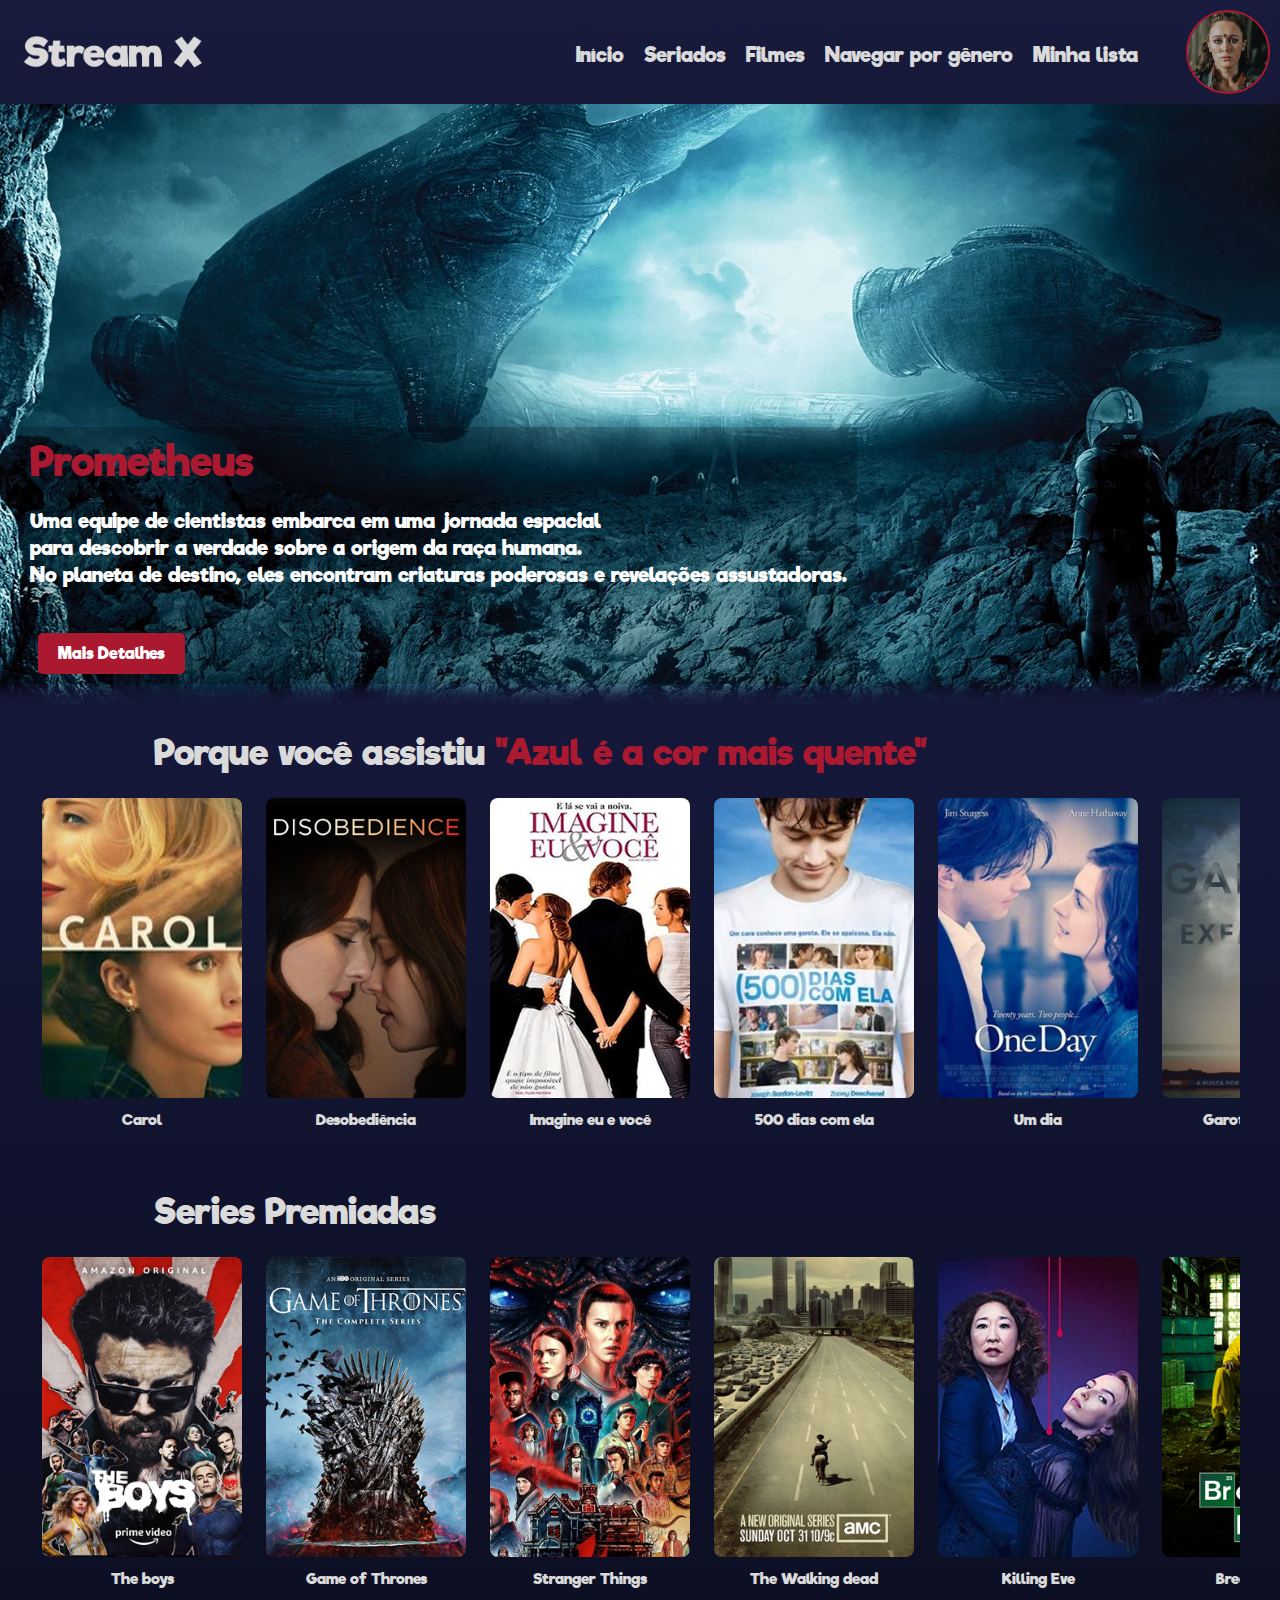
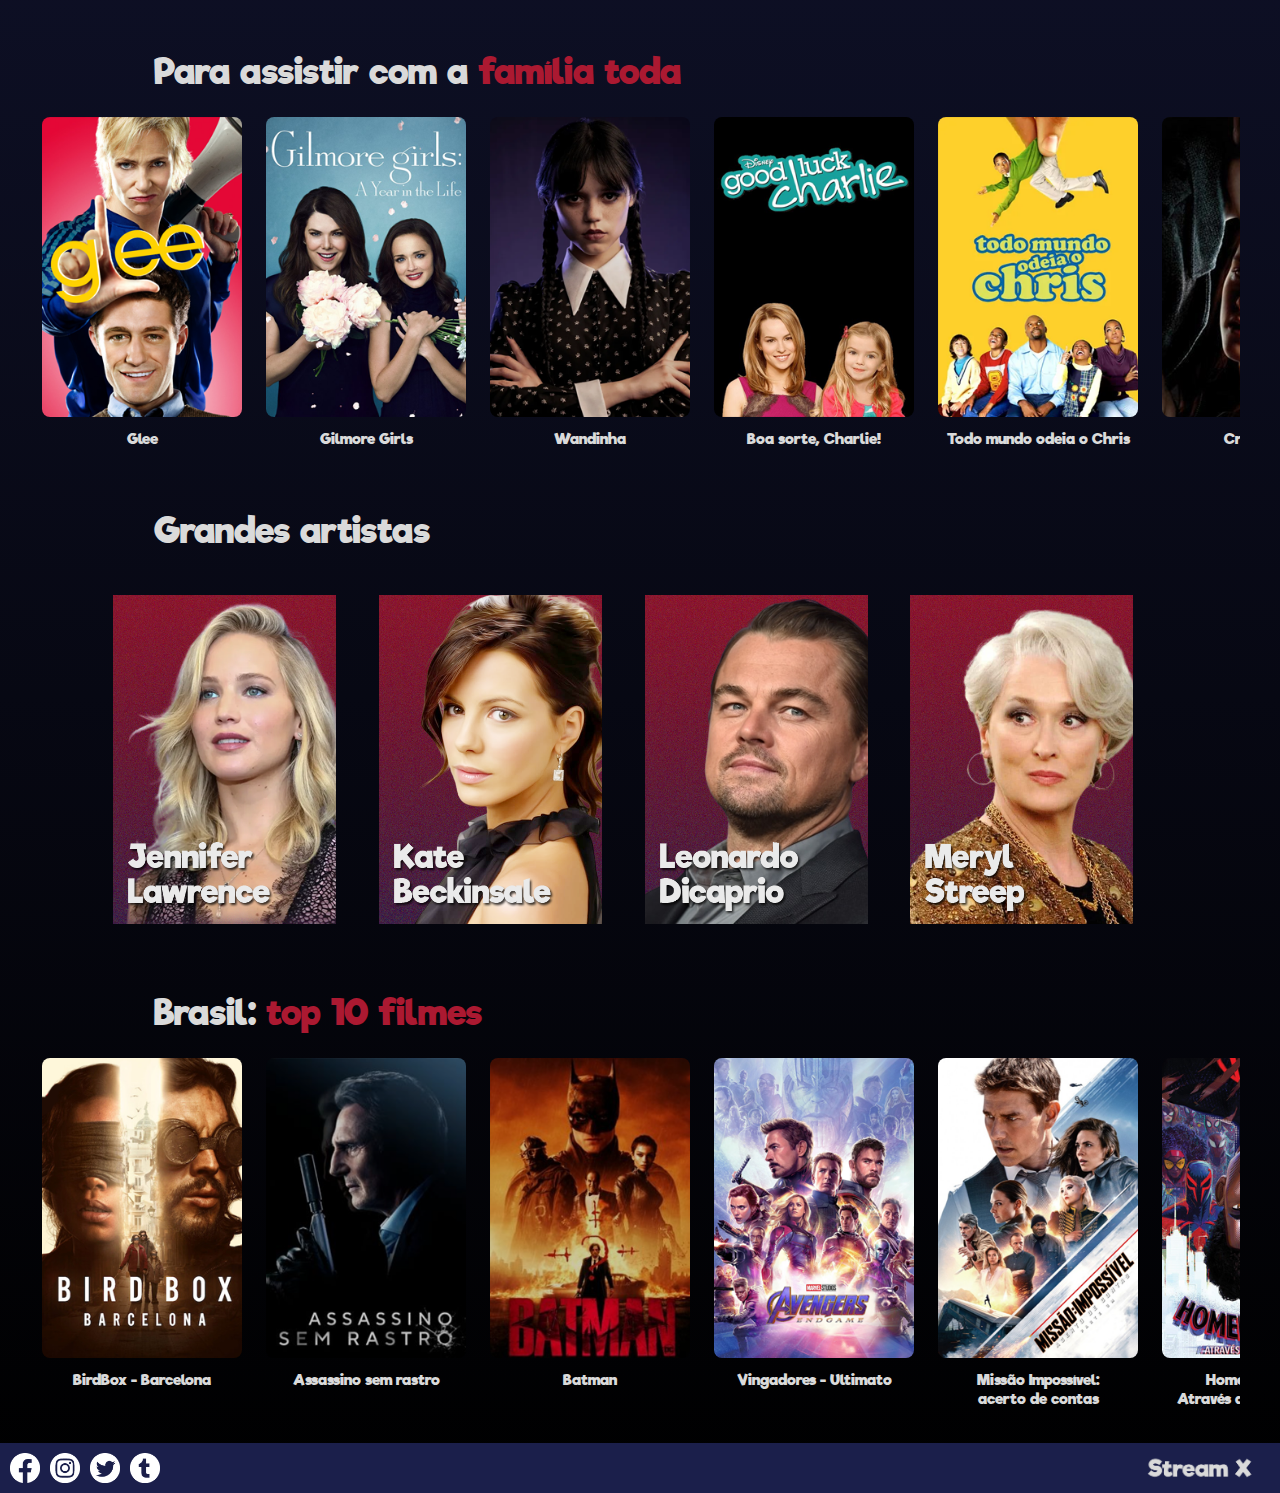
<file: profile3.html>
<html>

		<head>
			<title> Stream X </title>
			<meta charset="utf-8" />
			<link rel="stylesheet" href="css/style.css" type="text/css" />
			<meta name="viewport" content="width=device-width, initial-scale=1.0">
				 
			 
			<link rel="icon" href="img/favicon.png">
			<script src="js/script.js"></script>
			<script src="js/js.js"></script>
			<!--<script src="js/scripts.js"></script> -->
			
		</head>
 
		
		<body class="body1">
		 <header class="header">
				<div class="logo1">
			 <a href="index.html"><img src="img/logologo.png" /> </a>
	
				</div>
		 <div class="hamburguer-menu">
  <div class="hamburguer-icon">&#9776;</div>

				
				<nav>
			  <ul class="menu">
				<li><a href="index.html">Início</a></li>
				<li><a href="seriados.html">Seriados</a></li>
				<li><a href="filmes.html">Filmes</a></li>
				<li><a href="genero.html">Navegar por gênero</a></li>
				<li><a href="minhalista.html">Minha lista</a></li>
			  </ul>
			</nav>	</div>
			
			
			<script>
  const hamburguerMenu = document.querySelector('.hamburguer-menu');
  const hamburguerIcon = document.querySelector('.hamburguer-icon');

  hamburguerIcon.addEventListener('click', function () {
    hamburguerMenu.classList.toggle('active');
  });
</script>
			
			<div class="perfil1-wrapper">
      <div class="perfil1">
        <a href="#"> <img src="img/perfil3.png" alt="Perfil" onclick="toggleMenu()"> </a>
      </div>

      <div class="menu-perfil" id="menuPerfil">
        <ul>
          <li><a href="profile1.html"> <img src="img/perfil1.png" /> <div id="perfil1-link" class="perfil-1"> </div></a></li>
          <li><a href="profile2.html"> <img src="img/perfil2.png" /> <div id="perfil2-link" class="perfil-1 "> </div> </a></li>
		   
        </ul>
      </div>
    </div>
			
			</header>
			
			<div id="banner" class="dispositivo-grande">
			 <div class="carousel-container">
    <div class="carousel">
      <div class="v-item">
        <img src="img/prometheus.png" />
        <div class="v-info">Prometheus
          <p> Uma equipe de cientistas embarca em uma jornada espacial <br>
            para descobrir a verdade sobre a origem da raça humana. <br>
            No planeta de destino, eles encontram criaturas poderosas e revelações assustadoras. </p>
          <button class="botao-detalhes" onclick="abrirPopUp('Prometheus', 'Uma equipe de cientistas embarca em uma jornada espacial para descobrir a verdade sobre a origem da raça humana. No planeta de destino, eles encontram criaturas poderosas e revelações assustadoras.', 'Elizabeth Shaw (Noomi Rapace) / David - 8 - Walter (Michael Fassbender) /  Meredith Vickers (Charlize Theron) / Janek (Idris Elba) ', 'prometheus')">Mais Detalhes</button>
        </div>
      </div>
      <div class="v-item">
        <img src="img/blackwidow.png" />
        <div class="v-info">Viúva Negra
          <p> Ao nascer, a Viúva Negra, então conhecida como Natasha Romanova,<br>
            é entregue à KGB, que a prepara para se tornar sua agente suprema. <br>
            Porém, o seu próprio governo tenta matá-la quando a União Soviética se desfaz. </p>
          <button class="botao-detalhes" onclick="abrirPopUp('Viúva Negra', 'Em Viúva Negra, acompanhamos a vida de Natasha Romanoff  após os eventos de Guerra Civil. Se escondendo do governo norte-americano devido a sua aliança com o time do Capitão América. ', 'Natasha Romanoff - Black Widow (Scarlett Johansson) / Yelena Belova (Florence Pugh) / Melina (Rachel Weiz) / Alexei (David Harbour) ', 'viuvanegra')">Mais Detalhes</button>
        </div>
      </div>
      <div class="v-item">
        <img src="img/aorigem.png" />
        <div class="v-info">A Origem
          <p> Em um mundo onde é possível entrar na mente humana, <br>
            Cobb (Leonardo DiCaprio) está entre os melhores na arte de roubar segredos valiosos do inconsciente, <br>
            durante o estado de sono.</p>
          <button class="botao-detalhes" onclick="abrirPopUp('A Origem', 'Em um mundo onde é possível entrar na mente humana, Cobb (Leonardo DiCaprio) está entre os melhores na arte de roubar segredos valiosos do inconsciente, durante o estado de sono.', 'Dominick   Dom  Cobb (Leonardo DiCaprio) / Arthur (Joseph Gordon-Levitt) / Mal (Marion Cotillard) / Ariadne (Ellen Page)' ,   'aorigem')"> Mais Detalhes </button>
        </div>
      </div>
    </div>
  </div> </div>
  
  
  
  <div id="banner" class="dispositivo-pequeno">
			 <div class="carousel-container">
    <div class="carousel">
      <div class="v-item">
        <img src="img/prometheus7.png" />
        <div class="v-info">Prometheus
          <p> Uma equipe de cientistas embarca em uma jornada espacial <br>
            para descobrir a verdade sobre a origem da raça humana. <br>
            No planeta de destino, eles encontram criaturas poderosas e revelações assustadoras. </p>
          <button class="botao-detalhes" onclick="abrirPopUp('Prometheus', 'Uma equipe de cientistas embarca em uma jornada espacial para descobrir a verdade sobre a origem da raça humana. No planeta de destino, eles encontram criaturas poderosas e revelações assustadoras.', 'Elizabeth Shaw (Noomi Rapace) / David - 8 - Walter (Michael Fassbender) /  Meredith Vickers (Charlize Theron) / Janek (Idris Elba) ', 'prometheus')">Mais Detalhes</button>
        </div>
      </div>
      <div class="v-item">
        <img src="img/viuvanegra7.png" />
        <div class="v-info">Viúva Negra
          <p> Ao nascer, a Viúva Negra, então conhecida como Natasha Romanova,<br>
            é entregue à KGB, que a prepara para se tornar sua agente suprema. <br>
            Porém, o seu próprio governo tenta matá-la quando a União Soviética se desfaz. </p>
          <button class="botao-detalhes" onclick="abrirPopUp('Viúva Negra', 'Em Viúva Negra, acompanhamos a vida de Natasha Romanoff  após os eventos de Guerra Civil. Se escondendo do governo norte-americano devido a sua aliança com o time do Capitão América. ', 'Natasha Romanoff - Black Widow (Scarlett Johansson) / Yelena Belova (Florence Pugh) / Melina (Rachel Weiz) / Alexei (David Harbour) ', 'viuvanegra')">Mais Detalhes</button>
        </div>
      </div>
      <div class="v-item">
        <img src="img/aorigem7.png" />
        <div class="v-info">A Origem
          <p> Em um mundo onde é possível entrar na mente humana, <br>
            Cobb (Leonardo DiCaprio) está entre os melhores na arte de roubar segredos valiosos do inconsciente, <br>
            durante o estado de sono.</p>
          <button class="botao-detalhes" onclick="abrirPopUp('A Origem', 'Em um mundo onde é possível entrar na mente humana, Cobb (Leonardo DiCaprio) está entre os melhores na arte de roubar segredos valiosos do inconsciente, durante o estado de sono.', 'Dominick   Dom  Cobb (Leonardo DiCaprio) / Arthur (Joseph Gordon-Levitt) / Mal (Marion Cotillard) / Ariadne (Ellen Page)' ,   'aorigem')"> Mais Detalhes </button>
        </div>
      </div>
    </div>
  </div> </div>
  
  
   <style>
  /* Estilos para dispositivos grandes */
  @media (max-width: 600px) {
    .dispositivo-grande {
      display: none; /* Oculta o elemento com o ID "banner" em dispositivos menores */
    }
	 
  }

  /* Estilos para dispositivos pequenos */
  @media (min-width: 601px) {
    .dispositivo-pequeno {
      display: none; /* Oculta o elemento com o ID "1banner" em dispositivos maiores */
    }
  }
</style>

<script>
 
    function abrirPopUp(titulo, sinopse, elenco, filme) {
      const popup = document.getElementById("popUp");
      const tituloDiv = popup.querySelector("#tituloPopUp");
      const sinopseDiv = popup.querySelector("#sinopsePopUp");
      const elencoDiv = popup.querySelector("#elencoPopUp");

      tituloDiv.innerText = titulo;
      sinopseDiv.innerText = sinopse;
      elencoDiv.innerText = elenco;

       
      popup.classList.remove( "prometheus", "viuvanegra", "aorigem" , );
      popup.classList.add(filme);

      popup.style.display = "block";
    }
 
    function fecharPopUp() {
      const popup = document.getElementById("popUp");
      popup.style.display = "none";
    }
  </script>

 		
	 <div id="popUp">
    <div class="popUp-content">
      <span class="fechar-btn" onclick="fecharPopUp()">&times;</span>
      <div id="tituloPopUp"></div>
      <div id="sinopsePopUp"></div>
      <div id="elencoPopUp"></div>
      <button><a href="#">Trailer</a></button>
      <button><a href="#">Filme</a></button>
    </div>
  </div>


<div class="titulo-1">Porque você assistiu <span style="color: #ab1931">"Azul é a cor mais quente"</span></div>
   
 

 
 <div class="assistindo">
  
   
  <div class="film-container">
    <div class="film">
     <a href=""> <img src="img/carol.png" alt="" /> </a>
      <p>Carol</p>
    </div>
    <div class="film">
      <a href=""><img src="img/desobediencia.png" alt=" " /> </a>
      <p>Desobediência</p>
    </div>
    <div class="film">
      <a href=""><img src="img/imagineeuevoce.png" alt=" " /> </a>
      <p>Imagine eu e você</p>
    </div>
    <div class="film">
     <a href=""> <img src="img/500diascomela.png" alt=" " /> </a>
      <p>500 dias com ela </p>
    </div>
    <div class="film">
     <a href=""> <img src="img/umdia.png" alt="" /> </a>
      <p>Um dia</p>
    </div>
    <div class="film">
     <a href=""> <img src="img/garotaexemplar.png" alt="" /> </a>
      <p>Garota exemplar</p>
    </div>
    <div class="film">
      <a href=""><img src="img/vocenemimagina.png" alt=" " /> </a>
      <p>Você nem imagina</p>
    </div>
	 
	
	 </div>
   
</div>


<div class="titulo-1">Series Premiadas</div>


<div class="assistindo">
  
   
  <div class="film-container">
    <div class="film">
      <a href=""><img src="img/theboys.png" alt="" /> </a>
      <p>The boys</p>
    </div>
     <div class="film">
      <a href=""><img src="img/gameofthrones.png" alt="" /> </a>
      <p>Game of Thrones</p>
    </div>
    <div class="film">
      <a href=""><img src="img/strangerthings.png" alt=" " /> </a>
      <p>Stranger Things</p>
    </div>
    <div class="film">
      <a href=""><img src="img/thewalkingdead.png" alt=" " /> </a>
      <p>The Walking dead</p>
    </div>
    <div class="film">
      <a href=""><img src="img/killingeve.png" alt=" " /> </a>
      <p>Killing Eve</p>
    </div>
    <div class="film">
        <a href=""><img src="img/breakingbad.png" alt=" " /> </a>
      <p>Breaking Bad</p>
    </div>
    <div class="film">
      <a href=""><img src="img/tbbt.png" alt=" " /> </a>
      <p>The big bang theory</p>
    </div>
	 
	
	 </div>
   
</div>



<div class="titulo-1">Para assistir com a <span style="color: #ab1931">família toda</span></div>
   
 

 
 <div class="assistindo">
  
   
  <div class="film-container">
    <div class="film">
     <a href=""> <img src="img/glee.png" alt="" /> </a>
      <p>Glee</p>
    </div>
    <div class="film">
      <a href=""><img src="img/gilmoregirls.png" alt=" " /> </a>
      <p>Gilmore Girls</p>
    </div>
    <div class="film">
     <a href=""> <img src="img/wandinha.png" alt=" " /> </a>
      <p>Wandinha</p>
    </div>
    <div class="film">
     <a href=""> <img src="img/boasortecharlie.png" alt=" " /> </a>
      <p>Boa sorte, Charlie!</p>
    </div>
    <div class="film">
     <a href=""> <img src="img/todomundoodeiaochris.png" alt="" /> </a>
      <p>Todo mundo odeia o Chris</p>
    </div>
    <div class="film">
     <a href=""> <img src="img/crepusculo.png" alt="" /> </a>
      <p>Crepúsculo</p>
    </div>
    <div class="film">
    <a href="">  <img src="img/velozesefuriosos.png" alt=" " /> </a>
      <p>velozes e furiosos</p>
    </div>
	 
	
	 </div>
   
</div>
 
 
 
<div class="titulo-1">Grandes artistas </div>


	<div class="artistas">
						<a href="jenniferlawrence.html"><img src="img/jenniferlawrence.png" />  </a>
						<a href="katebeckinsale.html"> <img href="" src="img/katebeckinsale.png" /> </a>
						<a href="leonardodicaprio.html"><img src="img/leonardodicaprio.png" /></a>
						<a href="merylstreep.html"><img src="img/merylstreep.png" /> </a>

		</div>
		
		
		
		
	<div class="titulo-1">Brasil: <span style="color: #ab1931">top 10 filmes</span></div>
	
	
	
	<div class="assistindo">
  
   
  <div class="film-container">
    <div class="film">
      <a href="" ><img src="img/birdboxbarcelona.png" alt="" /> </a>
	   
      <p>BirdBox - Barcelona</p>
    </div>
    <div class="film">
      <a href=""> <img src="img/assassinatosemrastro.png" alt=" " /> </a>
      <p>Assassino sem rastro</p>
    </div>
    <div class="film">
      <a href=""><img src="img/batman.png" alt=" " /> </a>
      <p>Batman</p>
    </div>
    <div class="film">
      <a href=""> <img src="img/vingadoresultimato.png" alt=" " /> </a>
      <p>Vingadores - Ultimato </p>
    </div>
    <div class="film">
      <a href=""> <img src="img/missaoimpossivelac.png" alt="" /> </a>
      <p>Missão Impossível:<br> acerto de contas</p>
    </div>
    <div class="film">
       <a href=""> <img src="img/homemaranhaada.png" alt="" /> </a>
      <p>Homem Aranha: <br> Através do Aranhaverso</p>
    </div>
    <div class="film">
       <a href=""> <img src="img/shazamfd.png" alt=" " /> </a>
      <p>Shazam! <br>Fúria dos Deuses</p>
    </div>
	 
	
	 </div>
   
</div>
 
   



</body>

  

		<footer class="footer">
		
		
		<a href=""><img src="img/redessociais/facebook.png" /> </a>
		<a href=""><img src="img/redessociais/instagram.png" /></a>
		<a href=""><img src="img/redessociais/twitter.png" /></a>
		<a href=""><img src="img/redessociais/tumblr.png" /></a>
		
		
		<div class="footerlogo">
		
		<a href="index.html"><img src="img/logo.png" /></a>
		</div>
		
		</footer>
		
		
		 <script>
        // Código para carregar os perfis do localStorage quando a página é carregada
        window.onload = function () {
            const perfil2Value = localStorage.getItem('perfil2');
            const perfil3Value = localStorage.getItem('perfil1');

            document.getElementById('perfil2-link').innerText = perfil2Value || 'Perfil 2';
            document.getElementById('perfil1-link').innerText = perfil3Value || 'Perfil 1';
        };
    </script>
		
		

		
		</html>
</file>
<file: css/style.css>
@font-face {
    font-family: 'RifficFree-Bold';
    src: url('../fonts/RifficFree-Bold.ttf') format('truetype');
}



body {
    font-family: 'RifficFree-Bold', Arial, sans-serif;
  background-color: #f0f0f0;
  margin: 0;
  padding: 0;
}

.body{
	
	background-image: url("../img/background1.png"); 
	
	
	
}


.body1{
	
	/*background-image: url("../img/background1.png"); */
   background: linear-gradient(to bottom, #1b1f4a, black);
	
	
	
}

nav .menu{
	margin-top:1%;
	
	
}
.logo img{
	width: 25%;
	height:auto;
	
}

.logo{
	
	margin-top:2%;
	margin-left:43%;
	
	
}

.perfil {
  display: flex;
  justify-content: center;
  align-items: center;
  flex-wrap: wrap;
  margin-top: 30px;
}

.perfil-item {
  text-align: center;  
  margin: -20px;  
}

.perfil a {
  display: block; 
  text-decoration: none;
  color: #dadada;
}

.perfil-item p{
	
	color: #dadada;
	
}
.titulo p{
	font-size: 40px;
	margin-top:5%;
	margin-bottom:5%;
	margin-left:36%;
	color:#ab1931;
	
	
}
.perfil img {
  width:70%;
  border-radius: 50%;
  border: 5px solid transparent;
  transition: border-color 0.3s ease;
}

.perfil img:hover {
  border-color: #ab1931;
}

.perfil p {
  font-size: 24px;
  margin-top: 10px;
}


button { /*botao index editar perfil */
  margin-top: 10px;
  padding: 8px 20px;
  font-size: 16px;
  background-color: #ab1931;
  color: #fff;
  border: none;
  border-radius: 4px;
  cursor: pointer;
  transition: background-color 0.3s ease;
   align-items: center;
   font-family: RifficFree-Bold;
   margin-top:3%;
   margin-left:45.5%;
}

button:hover {
  background-color: #b83248;
}



/* perfis */


 
.header {
 background-image: url("../img/backgroundheader.png"); 
  padding: 10px;  
  display: flex;  
  justify-content: space-between;  
  align-items: center;
   
}

 
.perfil1 img {
  border-radius: 50%;  
  width: 80px; 
  height: 80px;  
  border: 2px solid #ab1931;  
  transition: border-color 0.3s ease;  
}


.perfil1 img:hover {
  border-color: #ab1931;  
}

 
.menu {
  list-style: none;
  padding: 0;
  display: flex;
  font-size: 20px;
}

.menu li {
  margin-right: 20px;
}

.menu li:last-child {
  margin-right: 0;
}

.menu li a {
  position: relative;
  color: #dadada;
  text-decoration: none;
  transition: color 0.3s ease;
}

.menu li a:hover::after {
  content: '';
  position: absolute;
  left: 0;
  bottom: -5px;
  width: 100%;
  height: 2px;
  background-color: #ab1931;
}
 .logo1 img{
	 
	 width:40%;
	 height:auto;
 }
	
 .hamburguer-icon{
	 color:#171a3c;
	 
	 
 }
 
.menu-perfil {
	background-image: url("../img/backgroundmenu.png"); 
	width: 10%;
	height: auto;
  display: none;  
  position: absolute;
  top:  106px;  
  right: 15px;  
  background-color: #ab1931;
  padding:  5px;
  border-radius: 5px;
  box-shadow: 0 2px 4px rgba(0, 0, 0, 0.2);  
  z-index: 9999;  
}

.menu-perfil ul {
  list-style: none;
  margin: 0;
  padding: 0;
}

.perfil-1{
	margin-top:15%;
	margin-right:10%;
	float: right;
	
	
}


.perfil-1-1{
	margin-top:15%;
	margin-right:25%;
	float: right;
	
	
}


.menu-perfil li {
  margin-bottom: 15px;
margin-left:10px;
 
}

.menu-perfil a {
  text-decoration: none;
  color: #ffffff;
}


.menu-perfil img{
	border-radius: 50%;  
	width:35%;
	height:auto;
	margin-right:5%;
	  
	
	
}

.menu-perfil li{
	 margin-left:;
	
	
}

 body,
.carousel,
.v-item {
  margin: 0;
  padding: 0;
}

.carousel-container {
  position: relative;
  width: 100%;
  height: 600px;  
 
  overflow: hidden;
}

.carousel {
  position: absolute;
  top: 0;
  left: 0;
  width: 100%;
  height: 100%;
  display: flex;
  animation: carousel-animation 20s infinite;  
}

.v-item {
  flex: 0 0 100%;
  position: relative;
}

.v-item img {
  width: 100%;
  height: 100%;
  object-fit: cover;  
}

.v-info {
  position: absolute;
  bottom: 20px;
  left: 20px;
  color: #ab1931;
  font-size: 40px;
  font-weight: bold;
  background-color: rgba(0, 0, 0, 0.2);
  padding: 10px;
  
}

.v-info p{
	font-size:20px;
	color: #fff;
	
	
}

@keyframes carousel-animation {
  0%, 100% {
    transform: translateX(0);
  }
  33.333% {
    transform: translateX(-100%);
  }
  66.666% {
    transform: translateX(-200%);
  }
}




 .botao-detalhes {
  background-color: #ab1931;
  color: white;
  padding: 10px 20px;
  border: none;
  border-radius: 5px;
  cursor: pointer;
  margin-left:1%;
}

.botao-detalhes:hover {
  background-color: #d62c49;
}



/* Estilos do popup */
#popup {
  display: none;
  position: fixed;
  top: 0;
  left: 0;
  width: 100%;
  height: 100%;
  background-color: rgba(0, 0, 0, 0.8);
  z-index: 9999;
}

.popup-content {
  position: absolute;
  top: 50%;
  left: 50%;
  transform: translate(-50%, -50%);
  background-color: #fff;
  padding: 20px;
  border-radius: 5px;
  text-align: center;
}

.popup-content img {
  max-width: 100%;
  height: auto;
}

 
#popUp {
      display: none;
      position: fixed;
	   
      top: 0;
      left: 0;
      width: 100%;
      height: 100%;
      background-color: rgba(0, 0, 0, 0.8);
      z-index: 9999;
    }

    .popUp-content {
      position: absolute;
      top: 50%;
      left: 50%;
      transform: translate(-50%, -50%);
      max-width: 100%;
      padding: 20px;
      background-color: #fff;
      border-radius: 5px;
      text-align: center;
    }
 
     
    .prometheus .popUp-content {
      background-image: url("../img/backgroundprometheus.png");
	   margin-top:1%;
    }

    
    .viuvanegra .popUp-content {
      background-image: url("../img/backgroundblackwidow.png");
	  margin-top:1%;
	  
    }

     
    .aorigem .popUp-content {
      background-image: url("../img/backgroundaorigem.png");
	   margin-top:1%;
    }

   
  .fechar-btn {
	  color:#dadada;
    position: absolute;
    top: 10px;
    right: 10px;
    cursor: pointer;
  }
  
  
 #tituloPopUp{
	 
	 font-size: 40px;
	 margin-top:50%;
	 color:#ab1931;
	 margin-bottom:2%;
	 
	 
 }
 
 #sinopsePopUp{
	 
	 color:#dadada;
	 font-size:23px;
	 
 }
 
 
  
 
 #elencoPopUp{
	 margin-top:3%;
	 color:#dadada;
	 font-size:15px;
	 
	 
 }
 
  .popUp-content button {
    display: block;
    margin: 20px auto;
    color: #dadada;
	width: 150px;
	height:50px;
	font-size:25px;
  }
  
  
   .popUp-content  a{
	    color: #dadada;
	   
	   
   }
   
   
   
 .titulo-1{
	color:#dadada;
	font-size: 35px;
	margin-left:12%;
 margin-top:2%;
 
 }
 
 
 
 
 	 
  .assistindo {
  width: 100%;
  max-width: 1200px;
  margin: 0 auto;
  padding: 20px;
  display: flex;
  align-items: center;
  overflow: hidden;
  position: relative;
}

 
 


.film-container {
  display: flex;
  overflow-x: scroll;
  scroll-snap-type: x mandatory;  
   
  scrollbar-width: thin;
  scrollbar-color: #ab1931 #f0f0f0;
}

 
.film-container::-webkit-scrollbar {
  width: 6px;
}

.film-container::-webkit-scrollbar-thumb {
  background-color: #ab1931;
  border-radius: 6px;
}

.film {
  scroll-snap-align: start;  
  margin: 0 10px;
  text-align: center;
  flex: 0 0 auto;  
}

.film img {
  width: 200px;
  height: 300px;
  border: 2px solid transparent;
  border-radius: 10px;
  transition: border-color 0.3s ease;
}

.film img:hover {
  border-color: #ab1931;
}

.film p {
  margin-top: 10px;
  font-size: 15px;
  color: #dadada;
}

.footer {
  display: flex;
  justify-content: space-between;
  align-items: center;
  padding: 10px;
  background-color: #1b1f4b;
  color: #fff;
}

.footer img {
  width: 30px;  
  height: 30px;  
  margin-right: 10px;  
}

.footerlogo {
  margin-left: auto;  
}

.footerlogo img {
  width: 120px;
  height: auto;
}


 

.artistas {
  display: flex;
  justify-content: center;
  align-items: center;
  margin-top: 3%;
  margin-bottom:5%;
  margin-left:17%;
  
}

.artistas a{
	margin-left:-10%;
	
	
}

.artistas img {
 
  width: 60%; 
  height: auto; 
  border: 2px solid transparent;
  border-radius:  ;
  transition: border-color 0.3s, transform 0.3s;
}

.artistas img:hover {
  
  transform: scale(1.1);  
}


 
::-webkit-scrollbar {
  width: 10px;  
}

::-webkit-scrollbar-thumb {
  background-color: #ab1931;  
  border-radius: ;  
}

 
* {
  scrollbar-color: #ab1931; 
  scrollbar-width: thin;  
  
}
  
  
  
  
@media only screen and (min-width:150px) and (max-width:600px)
{
	
* {
			margin: 0px;
			padding: 0px;
		}


.artistas img{
	width:70%;
	height:auto;
	 
	
	
	
}


.artistas a{
	margin-left:-10%;
	
	
}
 /* index */
.logo img { /*logo index*/
  width: 90%;
  height: auto;
  margin-top: 7%;
  margin-left: 2%;  
}



.logo1 img {
  width: 60%;
  height: auto;
  margin-top: 10%;
  margin-left: 35%;  
  margin-bottom:10%;
}

.perfil img {
  width: 50%;
  height: auto;
  margin-top:15%;
}

 
.titulo p { /* titulo index */
  font-size: 40px;
  margin-left: 23%;
  margin-top: 15px; 
}

 
.logo,
.perfil {
  display: flex;
  flex-direction: column;
  align-items: center;
  margin: 10px;  
}

/ 
.container {
  display: flex;
}

 
.texto {
  margin-top: 10px;
}

 
.texto p {
  text-align: center;
}

.perfil p{
	margin-bottom:3%;
	 
	
	
}

 button{
	
	margin-top:12%;
	margin-left:34%; 
margin-bottom:5%;	
	
}

/*index acaba aqui */

body {
  margin: 0;
  padding: 0;
}

 
.assistindo {
  max-width: 100%;
width: 100%;
    margin: 0;
    padding: 0;}

.hamburguer-icon {
    display: block;
    font-size: 24px;
    cursor: pointer;
    color: #ab1931;
	margin-left:-1090%;
	 
  }

  .menu {
    display: none;
    position: absolute;
    top: 90px;
    left: 10px;
    background-color: #171a3a;
    padding: 10px;
    box-shadow: 0 4px 8px rgba(0, 0, 0, 0.1);
    border-radius: 5px;
	margin-top:7%;
	z-index: 9999;
  }

  .menu li {
    margin-right: 0;
    margin-bottom: 10px;
  }

  .menu li:last-child {
    margin-bottom: 0;
  }

  .hamburguer-menu.active .menu {
    display: flex;
    flex-direction: column;
  }
.titulo-1{
	
font-size:25px;
margin-top:2%;
margin-bottom:2%;
margin-left:2%;
	
	
	
}

 
 
 
 
 
 
 
 .menu-perfil {
	background-image: url("../img/backgroundmenu.png"); 
	width: 50%;
	height: auto;
  display: none;  
  position: absolute;
  top:  106px;  
  right: 15px;  
  background-color: #ab1931;
  padding:  5px;
  border-radius: 5px;
  box-shadow: 0 2px 4px rgba(0, 0, 0, 0.2);  
  z-index: 9999;  
}

.menu-perfil ul {
  list-style: none;
  margin: 0;
  padding: 0;
}

.perfil-1{
	margin-top:15%;
	margin-right:12%;
	float: right;
	
	
}


.perfil-1-1{
	margin-top:15%;
	margin-right:25%;
	float: right;
	
	
}


.menu-perfil li {
  margin-bottom: 15px;
margin-left:10px;
 
}

.menu-perfil a {
  text-decoration: none;
  color: #ffffff;
}


.menu-perfil img{
	border-radius: 50%;  
	width:35%;
	height:auto;
	margin-right:5%;
	  
	
	
}

.menu-perfil li{
	 margin-left:;
	
	
}
 
footer{
	margin-top:3%;
	
	
}




.popup-content {
  position: absolute;
  top: 400%;
  left: 0%;
   margin-left: 33%;
    
  transform: translate(-50%, -50%);
  background-color: #fff;
  padding: 20px;
  border-radius: 5px;
  text-align: center;
  
}


#popUp {
      display: none;
      position: fixed;
	   
      top: 0;
      left: 0;
      width: 150%;
      height: 100;
      background-color: rgba(0, 0, 0, 0.8);
      z-index: 9999;
    }


#sinopsePopUp{
	
	font-size:20px;
}






 
 }
</file>
<file: css/style3.css>
/* ediçao perfis */
        .popup {
    display: none;
    position: fixed;
    top: 0;
    left: 0;
    width: 100%;
    height: 100%;
    background-color: rgba(0, 0, 0, 0.5);
}
.popup-content h2{
text-align:center;

}
.popup-content {
    background: linear-gradient(to bottom, #1b1f4a, black);
    border: 2px solid transparent;
    border-color: #ab1931;
    color: #dadada;
    width: 300px;
    padding: 20px;
    position: absolute;
    top: 50%;
    left: 50%;
    transform: translate(-50%, -50%);
    border-radius: 5px;
    text-align: center;
	position: absolute; 
}

 
.popup-content label {
    display: block;
    margin-bottom: 5px;
	
}
label{
	
 
	
}
.popup-content input {
    width: 50%;
    margin-bottom: 10px;
    padding: 5px;
     
    border-radius: 3px;
    color: #dadada;  
    background-color: #393e6d;  
}

 

		
.popup-content button{
	margin-left:2%;
	width:50%;
	height:auto;
	
	
}


.fechar-popup {
    position: absolute;
    top: 20%;  
    right: 40%; 
    padding: 5px 10px;
    width: 33px;  
    height: 25px;  
    background-color: #ab1931;
    color: white;
    border: none;
    
    cursor: pointer;
    font-size: 16px;
    line-height: 1;
z-index: 1; }




@media only screen and (min-width:150px) and (max-width:600px)
{
	
* {
			margin: 0px;
			padding: 0px;
		}
		
		
		.popup-content {
    background: linear-gradient(to bottom, #1b1f4a, black);
    border: 2px solid transparent;
    border-color: #ab1931;
    color: white;
    width: 300px;
    padding: 20px;
    position: absolute;
    top: 50%;
    left: 17%;
    transform: translate(-50%, -50%);
    border-radius: 5px;
    text-align: center;
	position: absolute; 
}



.fechar-popup {
    position: absolute;
    top: 19%;  
    right: 6%; 
    padding: 5px 10px;
    width: 33px;  
    height: 25px;  
    background-color: #ab1931;
    color: white;
    border: none;
    
    cursor: pointer;
    font-size: 16px;
    line-height: 1;
z-index: 1; }


.popup-content h2{
text-align:center;
margin-top:5%;
margin-bottom:3%;

}

.popup-content button{
	margin-left:2%;
	width:50%;
	height:auto;
	margin-bottom:-10%;
	
}


}
</file>
<file: css/style4.css>
/* artistas */
 

.titulocolletion{
	font-size:40px;
	color:#ab1931;
	margin-left:39%;
	margin-top:3%;
	margin-bottom:3%;
	
}
.filmescolletion1{
	 margin-left:9%;
	 
	
	
}

.filmescolletion img{
	margin-left:2px;
	width:14%;
	height:auto;
	  border: 2px solid transparent;
  transition: border-color 0.3s ease;
}

.filmescolletion img:hover {
  border-color: #ab1931;
}


 


.footercollection {
	margin-top:10.5%;
  display: flex;
  justify-content: space-between;
  align-items: center;
  padding: 10px;
  background-color: #1b1f4b;
  color: #fff;
}

.footercollection img {
  width: 30px;  
  height: 30px;  
  margin-right: 10px;  
}

.footerlogo {
  margin-left: auto;  
}

.footerlogo img {
  width: 120px;
  height: auto;
}


	
	
 



@media only screen and (min-width:150px) and (max-width:600px)
{
	
* {
			margin: 0px;
			padding: 0px;
		}
		
	.titulocolletion{
	font-size:30px;
	color:#ab1931;
	margin-left:18%;
	margin-top:8%;
	margin-bottom:8%;
	
}




	

	.filmescolletion1{
	 margin-left:2%;
	 
	
	
}

.filmescolletion img{
	margin-left:2px;
	width:30%;
	height:auto;
	  border: 2px solid transparent;
  transition: border-color 0.3s ease;
}
</file>
<file: css/style5.css>
/* pag de filmes 'unicos' qnd clica em um filme */




.background-filme img{
	width:100%;
	height:auto;
 
	
}


    .background-filme {
      position: absolute;
      top: 14%;
      left: 0;
       z-index: 1;
    }

.filme-info{
	padding-top:15%;
	 
	  position: absolute;
    
    z-index: 3;  
	
	
}

.filme-info p{
	color:#dadada;
	font-size:20px;
	margin-left:2%;
	margin-bottom:2%;
	width:30%;
	
}

.botoes-container a {
      text-decoration: none;
	  color:#dadada;
    }

.titulo-filme{
	margin-top:%;
	margin-left:2%;
	
	
}
.duracao{
	 
	font-size:14px;
	margin-left:3%;
	 
	
	
}
  .botoes-container {
      margin-left: 2%;
    }

    .botoes-container button {
		margin-top:2%;
		width:12%;
      margin-left:1%;
      background-color: #ab1931;
      color: white;
      border: none;
      padding: ;
      font-size: 16px;
      cursor: pointer;
    }

 












@media only screen and (min-width:150px) and (max-width:600px)
{
	
* {
			margin: 0px;
			padding: 0px;
		}
		
		


.filme-info p{
	color:#dadada;
	font-size:15px;
	margin-left:2%;
	margin-bottom:2%;
	width:100%;
	
}

  .botoes-container button {
		margin-top:2%;
		width:25%;
      margin-left:1%;
      background-color: #ab1931;
      color: white;
      border: none;
      padding: ;
      font-size: 16px;
      cursor: pointer;
    }



.filme-info{
	margin-top:45%;
	
	
	
	
	
}
</file>
